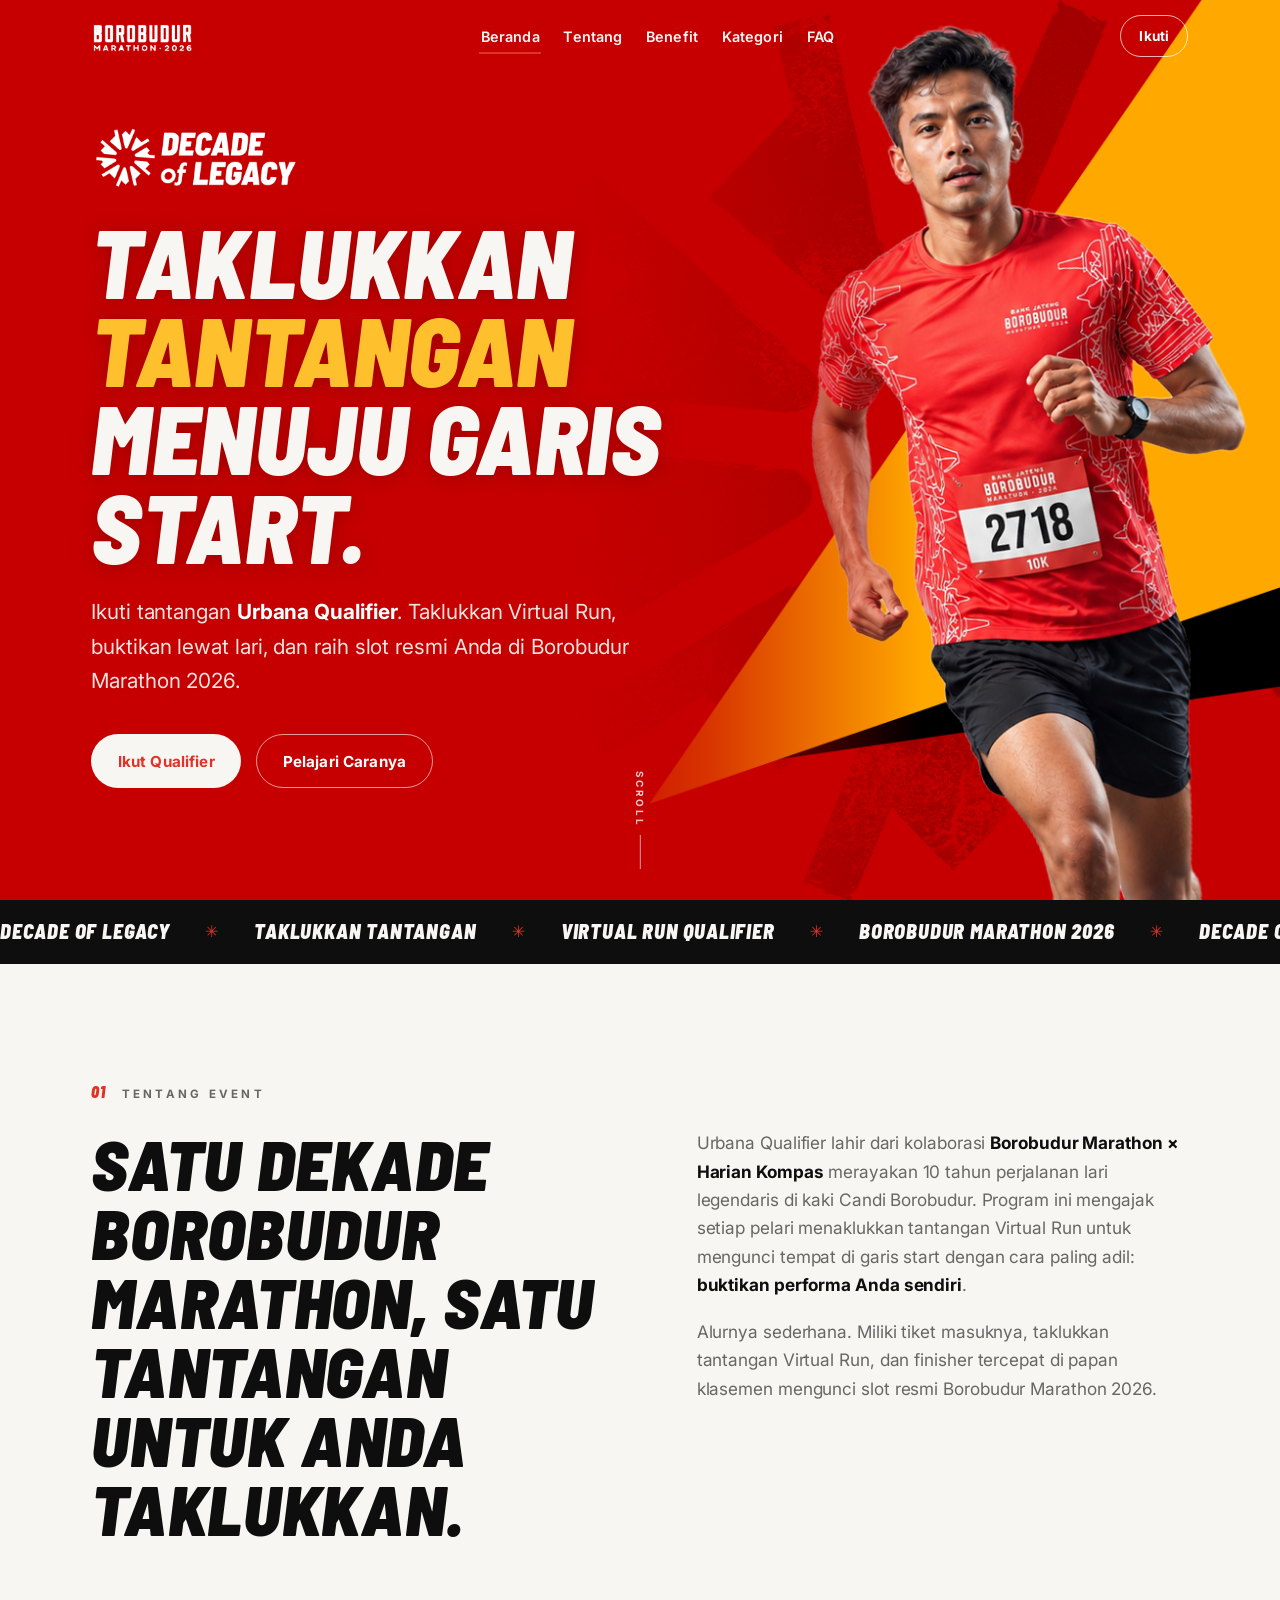
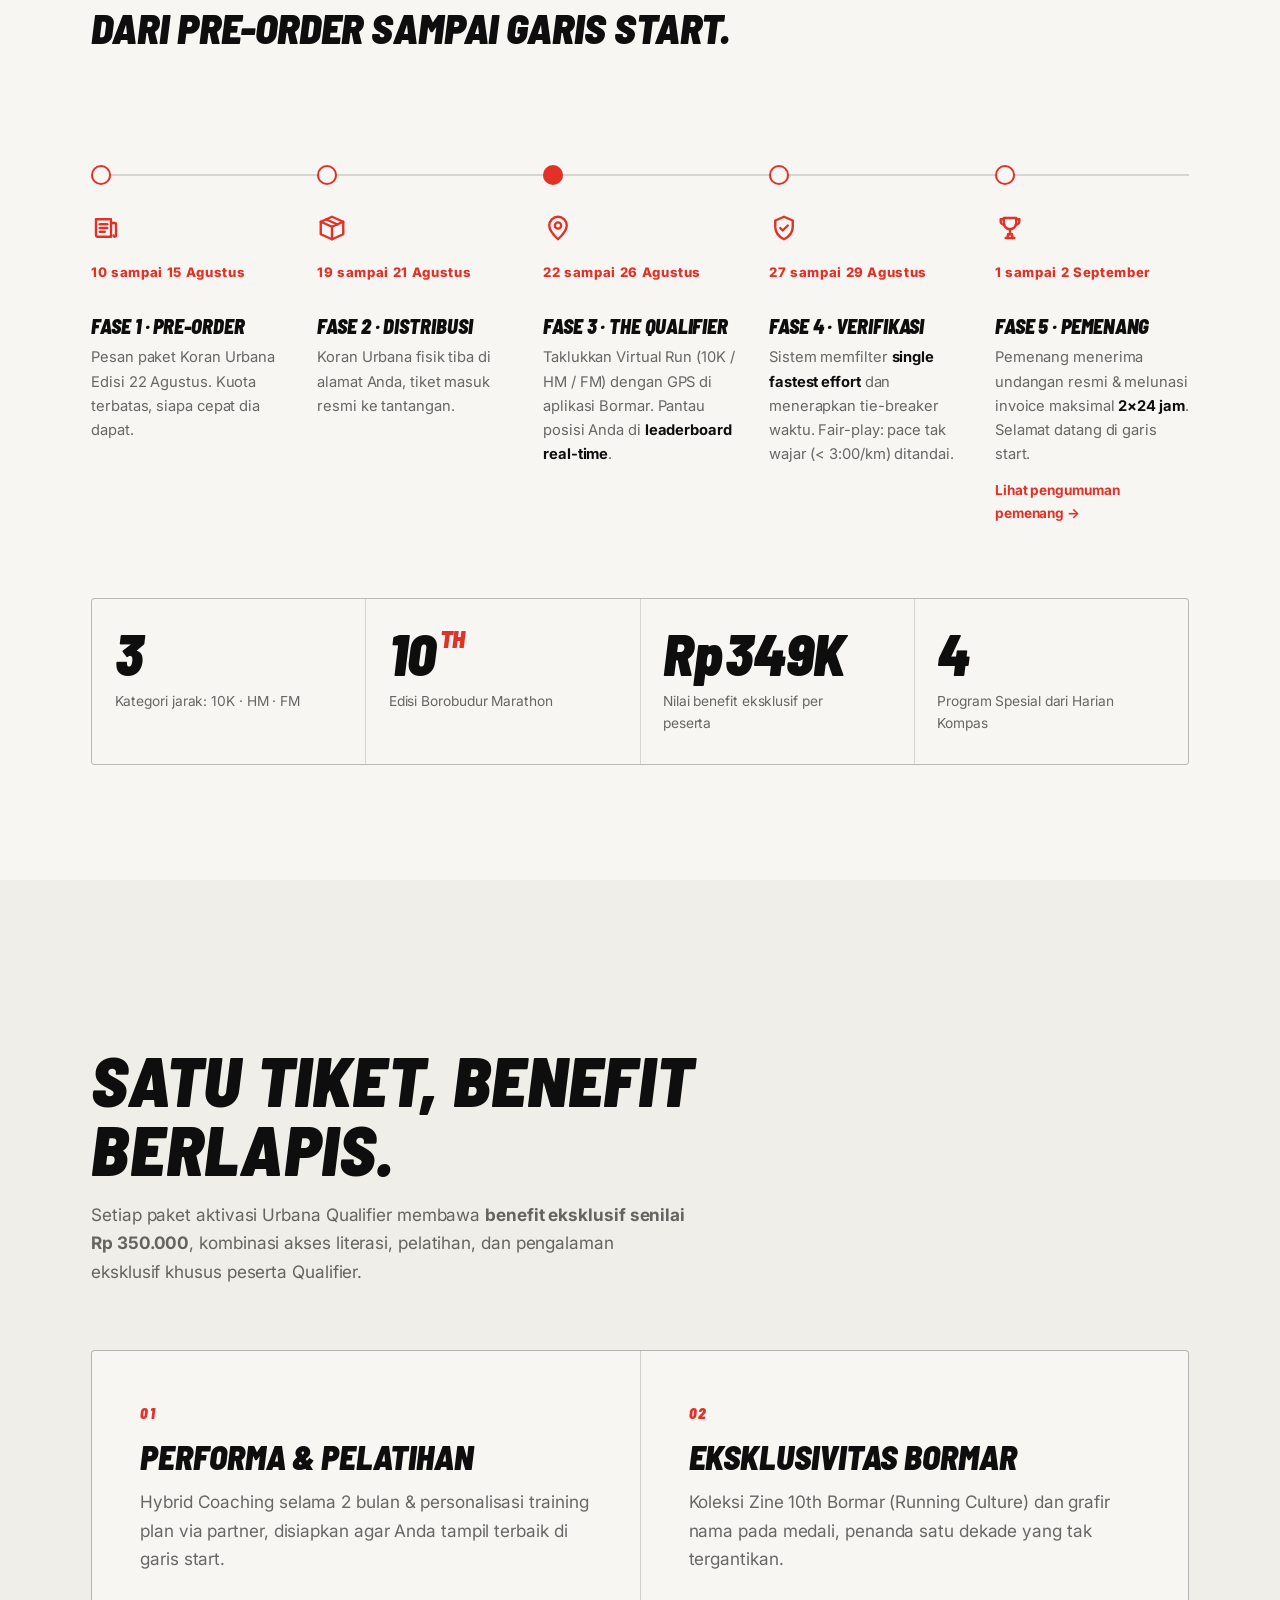
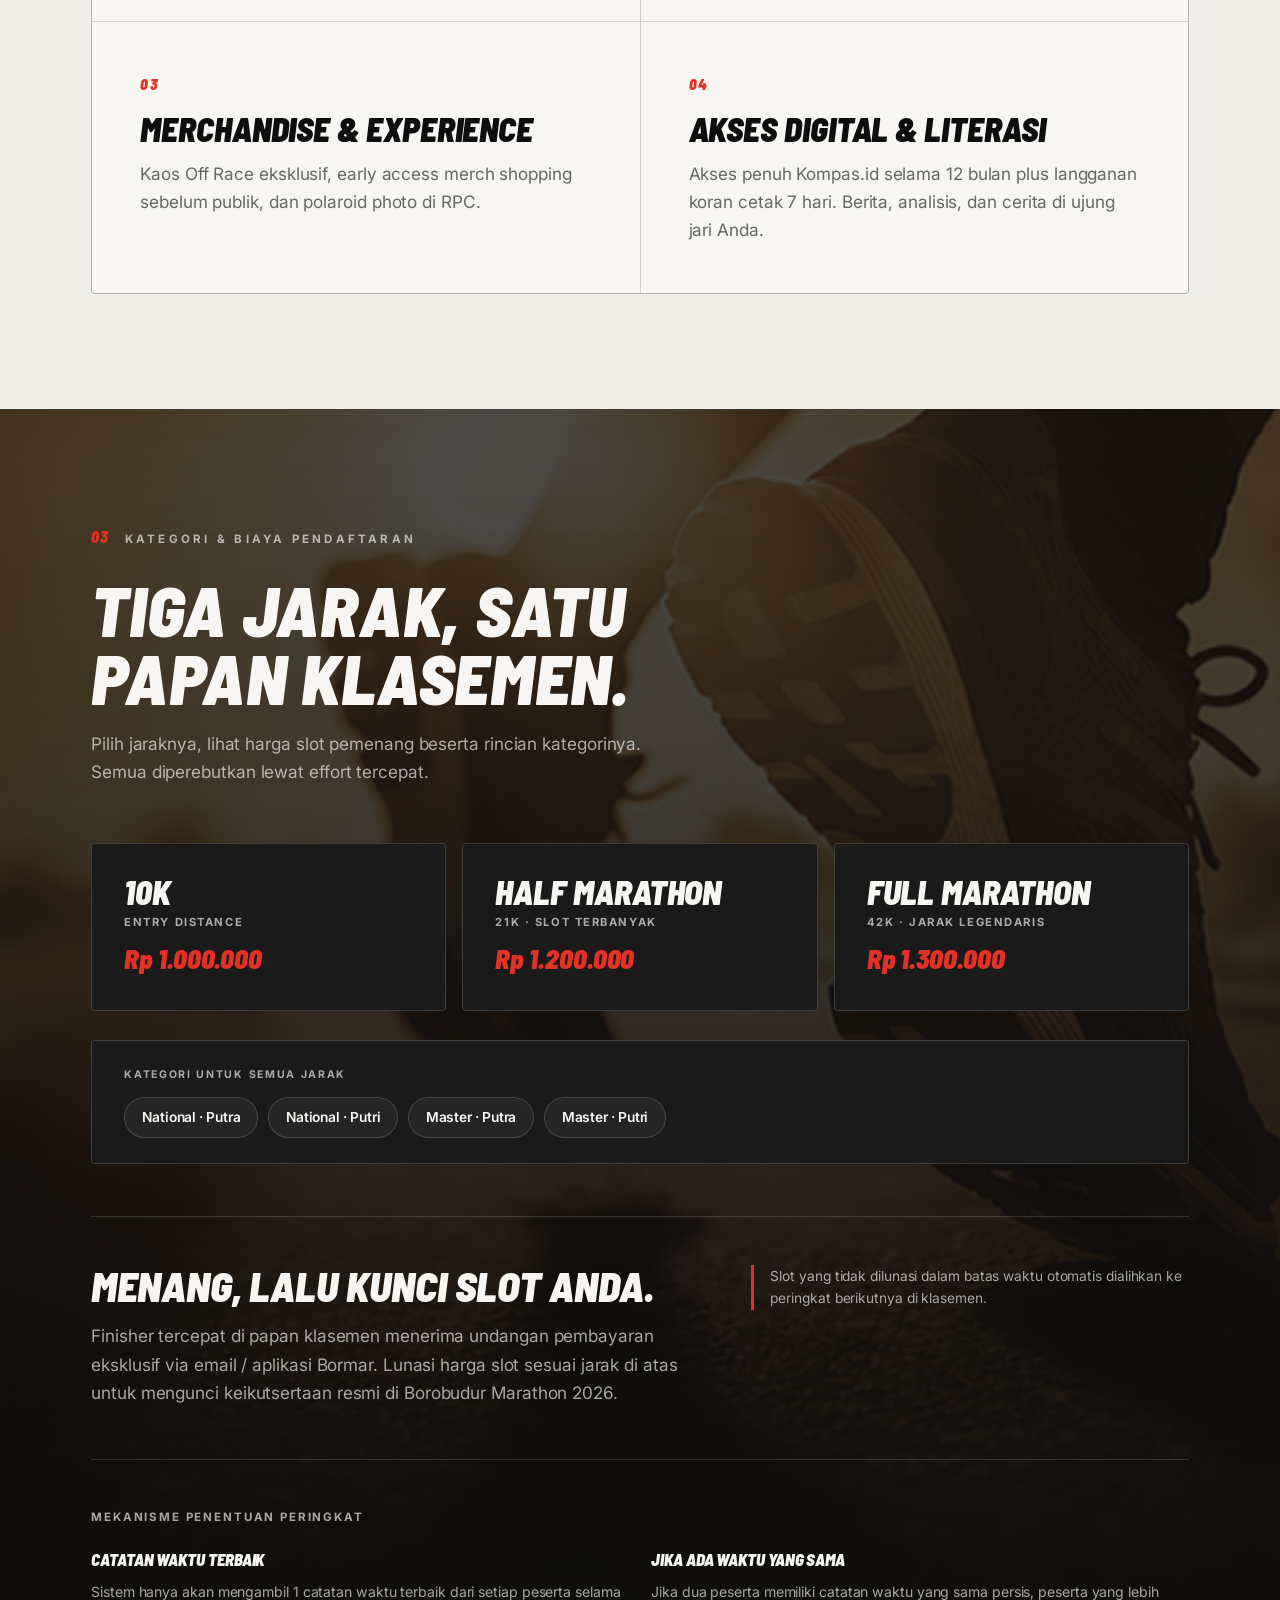
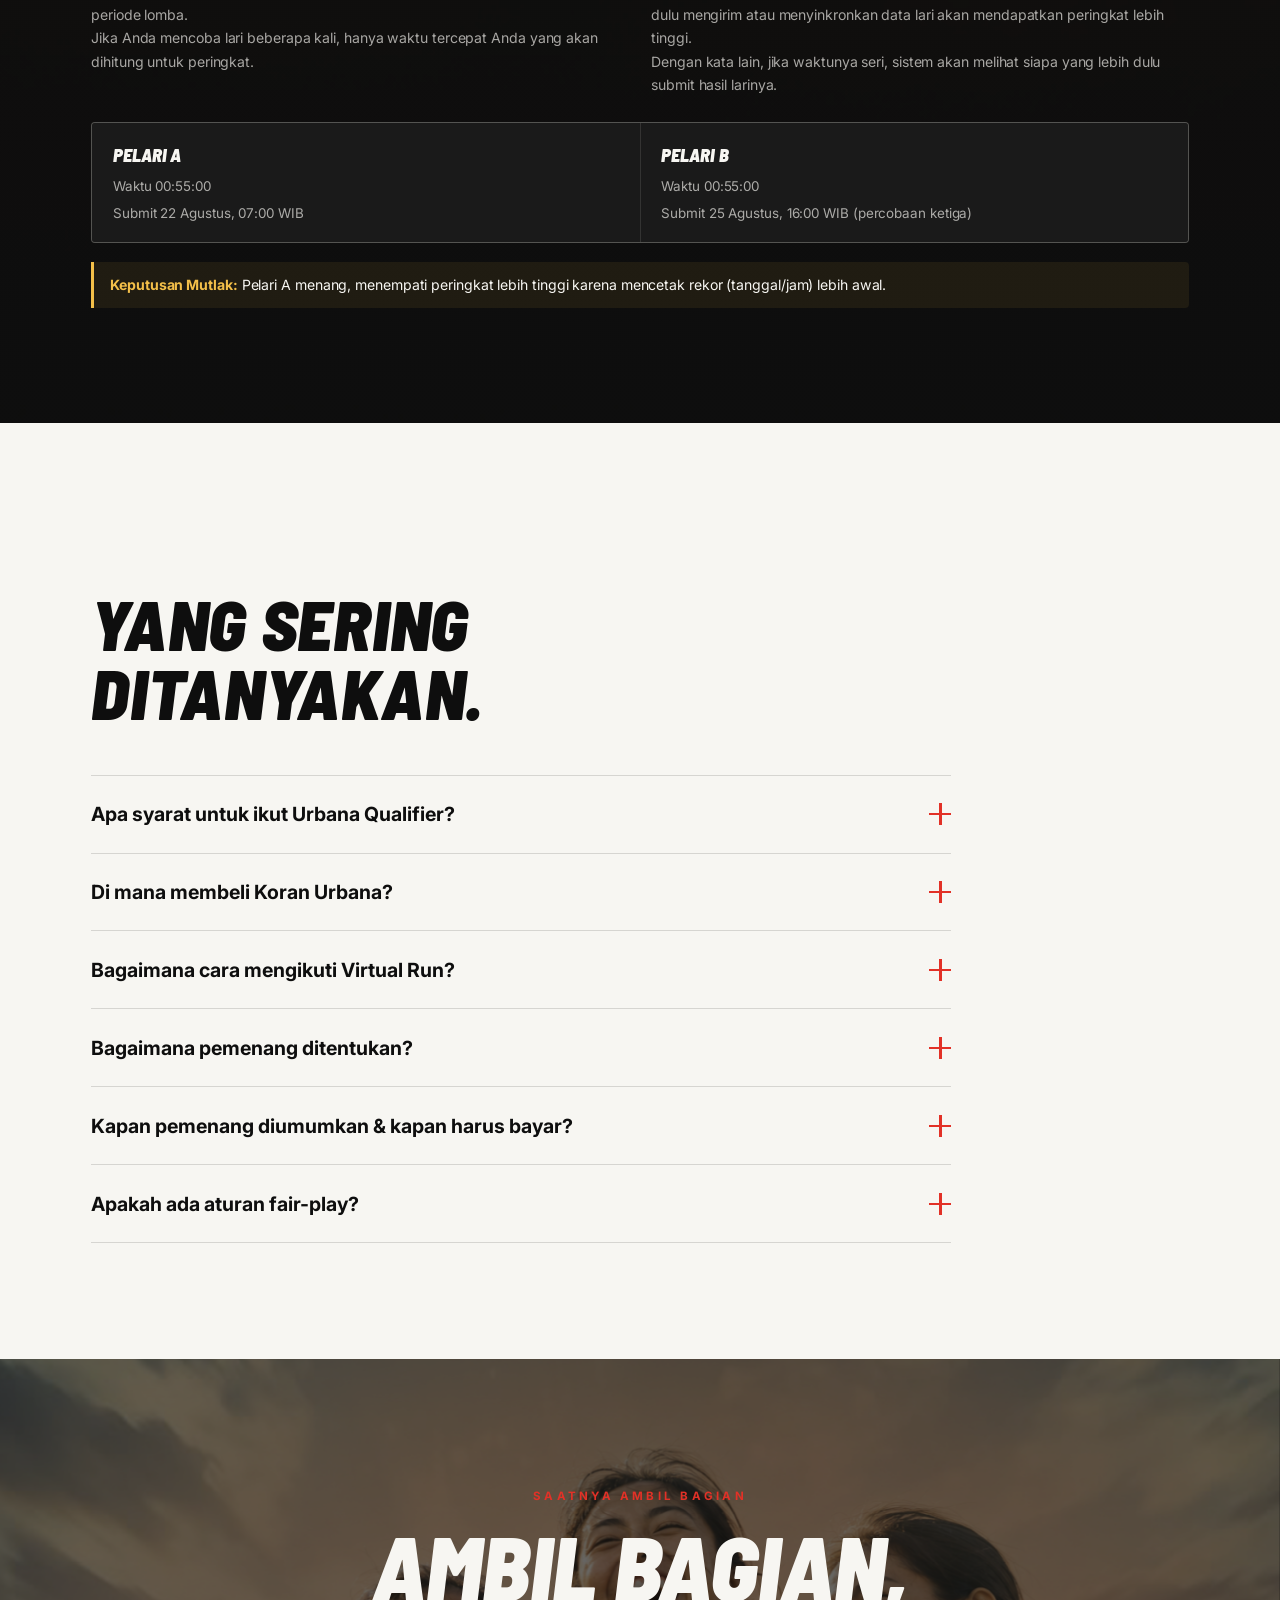
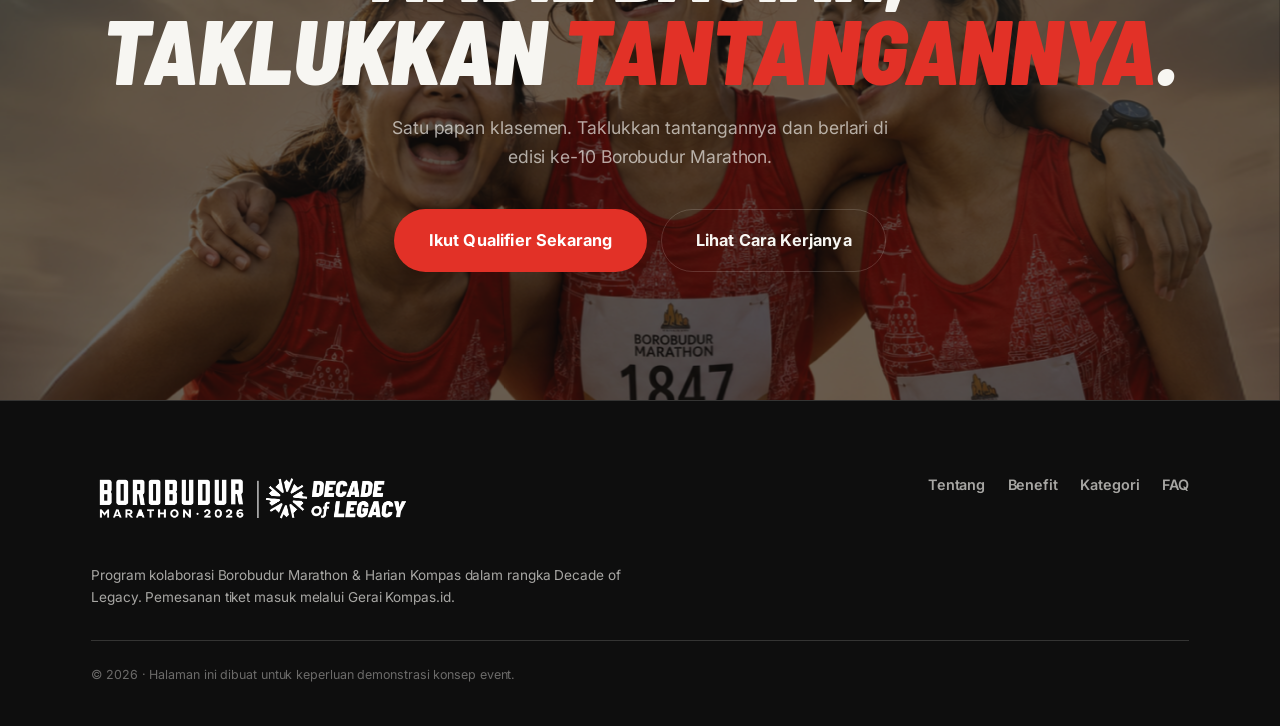
<file: marathon/index.html>
<!doctype html>
<html lang="id">
<head>
  <meta charset="utf-8" />
  <meta name="viewport" content="width=device-width, initial-scale=1" />
  <title>Urbana Qualifier · Borobudur Marathon 2026 · Decade of Legacy</title>
  <meta name="description" content="Ikuti tantangan Virtual Run Urbana Qualifier dan raih slot lari di Borobudur Marathon 2026. Kolaborasi Borobudur Marathon × Kompas.id." />
  <meta name="theme-color" content="#0E0E0E" />
  <link rel="icon" href="assets/favicon.svg" type="image/svg+xml" />

  <!-- Open Graph -->
  <meta property="og:title" content="Urbana Qualifier · Borobudur Marathon 2026" />
  <meta property="og:description" content="Kesempatan menuju garis start lewat Virtual Run Qualifier." />
  <meta property="og:type" content="website" />

  <link rel="preconnect" href="https://fonts.googleapis.com" />
  <link rel="preconnect" href="https://fonts.gstatic.com" crossorigin />
  <link href="https://fonts.googleapis.com/css2?family=Inter:wght@400;500;600;700;800;900&display=swap" rel="stylesheet" />

  <link rel="stylesheet" href="css/styles.css" />
</head>
<body>
  <a class="skip-link" href="#beranda">Lewati ke konten</a>

  <!-- ================= HEADER ================= -->
  <header class="site-header" id="siteHeader" data-state="top">
    <div class="container header__inner">
      <a class="brand" href="#beranda" aria-label="Borobudur Marathon 2026 · beranda">
        <img class="brand__logo" src="assets/logo-borobudur.png" alt="Borobudur Marathon 2026" width="1200" height="442" />
      </a>

      <nav class="nav" id="primaryNav" aria-label="Navigasi utama">
        <ul class="nav__list">
          <li><a class="nav__link" href="#beranda">Beranda</a></li>
          <li><a class="nav__link" href="#tentang">Tentang</a></li>
          <li><a class="nav__link" href="#benefit">Benefit</a></li>
          <li><a class="nav__link" href="#kategori">Kategori</a></li>
          <li><a class="nav__link" href="#faq">FAQ</a></li>
        </ul>
      </nav>

      <div class="header__actions">
        <a class="btn btn--accent btn--sm" href="#daftar">Ikuti</a>
        <button class="nav-toggle" id="navToggle" aria-label="Buka menu" aria-expanded="false" aria-controls="primaryNav">
          <span></span><span></span><span></span>
        </button>
      </div>
    </div>
  </header>

  <main id="main">

    <!-- ================= HERO ================= -->
    <section class="hero" id="beranda" aria-labelledby="hero-title">
      <div class="hero__bg" aria-hidden="true">
        <span class="hero__ghost">10<sup>TH</sup></span>
      </div>
      <div class="container hero__inner">
        <div class="hero__col">
        <img class="hero__decade reveal" src="assets/decade-white-logo.png" alt="Decade of Legacy · Borobudur Marathon 2026" width="1200" height="408" />
        <h1 class="hero__title reveal" id="hero-title">
          Taklukkan <span class="txt-accent">Tantangan</span><br />
          Menuju Garis Start.
        </h1>
        <p class="hero__lead reveal">
          Ikuti tantangan <strong>Urbana Qualifier</strong>. Taklukkan Virtual Run, buktikan lewat lari, dan raih
          slot resmi Anda di Borobudur Marathon 2026.
        </p>

        <div class="hero__cta reveal">
          <a class="btn btn--accent" href="#cara-ikut">Ikut Qualifier</a>
          <a class="btn btn--ghost" href="#tentang">Pelajari Caranya</a>
        </div>

        </div>
      </div>
      <div class="hero__scroll" aria-hidden="true"><span>Scroll</span></div>
    </section>

    <!-- ================= TICKER ================= -->
    <div class="ticker" aria-hidden="true">
      <div class="ticker__track">
        <span>Decade of Legacy</span><span class="ticker__dot">✳</span>
        <span>Taklukkan Tantangan</span><span class="ticker__dot">✳</span>
        <span>Virtual Run Qualifier</span><span class="ticker__dot">✳</span>
        <span>Borobudur Marathon 2026</span><span class="ticker__dot">✳</span>
        <span>Decade of Legacy</span><span class="ticker__dot">✳</span>
        <span>Taklukkan Tantangan</span><span class="ticker__dot">✳</span>
        <span>Virtual Run Qualifier</span><span class="ticker__dot">✳</span>
        <span>Borobudur Marathon 2026</span><span class="ticker__dot">✳</span>
      </div>
    </div>

    <!-- ================= TENTANG ================= -->
    <section class="section section--about" id="tentang" aria-labelledby="about-title">
      <div class="container">
        <div class="section-head reveal">
          <span class="section-no">01</span>
          <p class="eyebrow">Tentang Event</p>
        </div>
        <div class="about__grid">
          <div class="about__lead">
            <h2 class="h2" id="about-title">
              Satu dekade Borobudur Marathon, satu tantangan untuk Anda taklukkan.
            </h2>
          </div>
          <div class="about__body">
            <p class="reveal">
              Urbana Qualifier lahir dari kolaborasi <strong>Borobudur Marathon × Harian Kompas</strong>
              merayakan 10 tahun perjalanan lari legendaris di kaki Candi Borobudur. Program ini mengajak setiap
              pelari menaklukkan tantangan Virtual Run untuk mengunci tempat di garis start dengan cara paling adil:
              <strong>buktikan performa Anda sendiri</strong>.
            </p>
            <p class="reveal">
              Alurnya sederhana. Miliki tiket masuknya, taklukkan tantangan Virtual Run, dan finisher tercepat di
              papan klasemen mengunci slot resmi Borobudur Marathon 2026.
            </p>
          </div>
        </div>

        <div class="about__timeline" id="timeline">
          <h3 class="about__timeline-title reveal">Dari pre-order sampai garis start.</h3>
          <p class="section-sub reveal">Lima fase, satu sprint. Tandai kalender Anda.</p>

          <ol class="timeline">
            <li class="tl reveal">
              <div class="tl__marker" aria-hidden="true"><span></span></div>
              <div class="tl__body">
                <svg class="tl__icon" viewBox="0 0 24 24" fill="none" stroke="currentColor" stroke-width="1.9" stroke-linecap="round" stroke-linejoin="round" aria-hidden="true">
                  <path d="M4 5h12v14H5a1 1 0 0 1-1-1V5z"/><path d="M16 8h3a1 1 0 0 1 1 1v9a1 1 0 0 1-2 0"/><line x1="7" y1="9" x2="13" y2="9"/><line x1="7" y1="12" x2="13" y2="12"/><line x1="7" y1="15" x2="11" y2="15"/>
                </svg>
                <span class="tl__date">10 sampai 15 Agustus</span>
                <h4 class="tl__phase">Fase 1 · Pre-Order</h4>
                <p>Pesan paket Koran Urbana Edisi 22 Agustus. Kuota terbatas, siapa cepat dia dapat.</p>
              </div>
            </li>
            <li class="tl reveal">
              <div class="tl__marker" aria-hidden="true"><span></span></div>
              <div class="tl__body">
                <svg class="tl__icon" viewBox="0 0 24 24" fill="none" stroke="currentColor" stroke-width="1.9" stroke-linecap="round" stroke-linejoin="round" aria-hidden="true">
                  <path d="M3 7l9-4 9 4v10l-9 4-9-4V7z"/><path d="M3 7l9 4 9-4"/><line x1="12" y1="11" x2="12" y2="21"/><path d="M7.5 5.2l9 4"/>
                </svg>
                <span class="tl__date">19 sampai 21 Agustus</span>
                <h4 class="tl__phase">Fase 2 · Distribusi</h4>
                <p>Koran Urbana fisik tiba di alamat Anda, tiket masuk resmi ke tantangan.</p>
              </div>
            </li>
            <li class="tl reveal tl--hot">
              <div class="tl__marker" aria-hidden="true"><span></span></div>
              <div class="tl__body">
                <svg class="tl__icon" viewBox="0 0 24 24" fill="none" stroke="currentColor" stroke-width="1.9" stroke-linecap="round" stroke-linejoin="round" aria-hidden="true">
                  <path d="M12 21s-7-6.5-7-11a7 7 0 0 1 14 0c0 4.5-7 11-7 11z"/><circle cx="12" cy="10" r="2.5"/>
                </svg>
                <span class="tl__date">22 sampai 26 Agustus</span>
                <h4 class="tl__phase">Fase 3 · The Qualifier</h4>
                <p>Taklukkan Virtual Run (10K / HM / FM) dengan GPS di aplikasi Bormar. Pantau posisi Anda di <b>leaderboard real-time</b>.</p>
              </div>
            </li>
            <li class="tl reveal">
              <div class="tl__marker" aria-hidden="true"><span></span></div>
              <div class="tl__body">
                <svg class="tl__icon" viewBox="0 0 24 24" fill="none" stroke="currentColor" stroke-width="1.9" stroke-linecap="round" stroke-linejoin="round" aria-hidden="true">
                  <path d="M12 3l7 3v5c0 4.5-3 8-7 10-4-2-7-5.5-7-10V6l7-3z"/><path d="M9 12l2 2 4-4"/>
                </svg>
                <span class="tl__date">27 sampai 29 Agustus</span>
                <h4 class="tl__phase">Fase 4 · Verifikasi</h4>
                <p>Sistem memfilter <b>single fastest effort</b> dan menerapkan tie-breaker waktu. Fair-play: pace tak wajar (&lt; 3:00/km) ditandai.</p>
              </div>
            </li>
            <li class="tl reveal">
              <div class="tl__marker" aria-hidden="true"><span></span></div>
              <div class="tl__body">
                <svg class="tl__icon" viewBox="0 0 24 24" fill="none" stroke="currentColor" stroke-width="1.9" stroke-linecap="round" stroke-linejoin="round" aria-hidden="true">
                  <path d="M7 4h10v4a5 5 0 0 1-10 0V4z"/><path d="M7 5H4.5v1.5a3 3 0 0 0 3 3"/><path d="M17 5h2.5v1.5a3 3 0 0 1-3 3"/><line x1="12" y1="13" x2="12" y2="17"/><line x1="8.5" y1="20" x2="15.5" y2="20"/><path d="M10 20l.4-3h3.2l.4 3"/>
                </svg>
                <span class="tl__date">1 sampai 2 September</span>
                <h4 class="tl__phase">Fase 5 · Pemenang</h4>
                <p>Pemenang menerima undangan resmi &amp; melunasi invoice maksimal <b>2×24 jam</b>. Selamat datang di garis start.</p>
                <a class="tl__link" href="pemenang.html">Lihat pengumuman pemenang →</a>
              </div>
            </li>
          </ol>
        </div>

        <div class="stat-row reveal" aria-label="Ringkasan angka program">
          <div class="stat">
            <span class="stat__num"><span data-count="3" data-suffix="">0</span></span>
            <span class="stat__cap">Kategori jarak: 10K · HM · FM</span>
          </div>
          <div class="stat">
            <span class="stat__num"><span data-count="10" data-suffix="">0</span><span class="stat__th">TH</span></span>
            <span class="stat__cap">Edisi Borobudur Marathon</span>
          </div>
          <div class="stat">
            <span class="stat__num">Rp<span data-count="350" data-suffix="K">0</span></span>
            <span class="stat__cap">Nilai benefit eksklusif per peserta</span>
          </div>
          <div class="stat">
            <span class="stat__num"><span data-count="4" data-suffix="">0</span></span>
            <span class="stat__cap">Program Spesial dari Harian Kompas</span>
          </div>
        </div>
      </div>
    </section>

    <!-- ================= ISI PAKET ================= -->
    <section class="section section--benefit" id="benefit" aria-labelledby="benefit-title">
      <div class="container">
        <div class="section-head reveal">
          <span class="section-no">02</span>
          <p class="eyebrow">Benefit Peserta</p>
        </div>
        <div class="benefit__intro">
          <h2 class="h2 reveal" id="benefit-title">Satu tiket, benefit berlapis.</h2>
          <p class="section-sub reveal">
            Setiap paket aktivasi Urbana Qualifier membawa
            <strong>benefit eksklusif senilai Rp 350.000</strong>, kombinasi akses literasi, pelatihan, dan pengalaman eksklusif khusus peserta Qualifier.
          </p>
        </div>

        <div class="benefits">
          <article class="benefit reveal">
            <span class="benefit__no" aria-hidden="true">01</span>
            <h3 class="benefit__title">Performa &amp; Pelatihan</h3>
            <p>Hybrid Coaching selama 2 bulan &amp; personalisasi training plan via partner, disiapkan agar Anda tampil terbaik di garis start.</p>
          </article>
          <article class="benefit reveal">
            <span class="benefit__no" aria-hidden="true">02</span>
            <h3 class="benefit__title">Eksklusivitas Bormar</h3>
            <p>Koleksi Zine 10th Bormar (Running Culture) dan grafir nama pada medali, penanda satu dekade yang tak tergantikan.</p>
          </article>
          <article class="benefit reveal">
            <span class="benefit__no" aria-hidden="true">03</span>
            <h3 class="benefit__title">Merchandise &amp; Experience</h3>
            <p>Kaos Off Race eksklusif, early access merch shopping sebelum publik, dan polaroid photo di RPC.</p>
          </article>
          <article class="benefit reveal">
            <span class="benefit__no" aria-hidden="true">04</span>
            <h3 class="benefit__title">Akses Digital &amp; Literasi</h3>
            <p>Akses penuh Kompas.id selama 12 bulan plus langganan koran cetak 7 hari. Berita, analisis, dan cerita di ujung jari Anda.</p>
          </article>
        </div>
      </div>
    </section>

    <!-- ============ KATEGORI, CARA IKUT & HARGA ============ -->
    <section class="section section--cats" id="kategori" aria-labelledby="cats-title">
      <div class="container">
        <div class="section-head reveal">
          <span class="section-no">03</span>
          <p class="eyebrow eyebrow--light">Kategori &amp; Biaya Pendaftaran</p>
        </div>
        <h2 class="h2 h2--light reveal" id="cats-title">Tiga jarak, satu papan klasemen.</h2>
        <p class="section-sub section-sub--light reveal">Pilih jaraknya, lihat harga slot pemenang beserta rincian kategorinya. Semua diperebutkan lewat effort tercepat.</p>

        <div class="cats">
          <!-- 10K -->
          <article class="cat reveal">
            <div class="cat__head">
              <span class="cat__meta">
                <span class="cat__name">10K</span>
                <span class="cat__tag">Entry Distance</span>
              </span>
              <span class="cat__price"><b>Rp 1.000.000</b></span>
            </div>
          </article>

          <!-- HM -->
          <article class="cat reveal">
            <div class="cat__head">
              <span class="cat__meta">
                <span class="cat__name">Half Marathon</span>
                <span class="cat__tag">21K · Slot terbanyak</span>
              </span>
              <span class="cat__price"><b>Rp 1.200.000</b></span>
            </div>
          </article>

          <!-- FM -->
          <article class="cat reveal">
            <div class="cat__head">
              <span class="cat__meta">
                <span class="cat__name">Full Marathon</span>
                <span class="cat__tag">42K · Jarak legendaris</span>
              </span>
              <span class="cat__price"><b>Rp 1.300.000</b></span>
            </div>
          </article>
        </div>

        <div class="segtags-shared reveal">
          <p class="segtags__label">Kategori untuk semua jarak</p>
          <ul class="segtags">
            <li>National · Putra</li>
            <li>National · Putri</li>
            <li>Master · Putra</li>
            <li>Master · Putri</li>
          </ul>
        </div>

        <div class="how__after reveal" id="cara-ikut">
          <div class="how__after-text">
            <h3 class="how__after-title">Menang, lalu kunci slot Anda.</h3>
            <p class="section-sub section-sub--light">Finisher tercepat di papan klasemen menerima undangan pembayaran eksklusif via email / aplikasi Bormar. Lunasi harga slot sesuai jarak di atas untuk mengunci keikutsertaan resmi di Borobudur Marathon 2026.</p>
          </div>
          <p class="how__note">Slot yang tidak dilunasi dalam batas waktu otomatis dialihkan ke peringkat berikutnya di klasemen.</p>
        </div>

        <div class="tiebreak reveal">
          <p class="tiebreak__label">Mekanisme Penentuan Peringkat</p>
          <div class="tiebreak__metrics">
            <div class="tiebreak__metric">
              <b>Catatan Waktu Terbaik</b>
              <p>Sistem hanya akan mengambil 1 catatan waktu terbaik dari setiap peserta selama periode lomba.</p>
              <p>Jika Anda mencoba lari beberapa kali, hanya waktu tercepat Anda yang akan dihitung untuk peringkat.</p>
            </div>
            <div class="tiebreak__metric">
              <b>Jika Ada Waktu yang Sama</b>
              <p>Jika dua peserta memiliki catatan waktu yang sama persis, peserta yang lebih dulu mengirim atau menyinkronkan data lari akan mendapatkan peringkat lebih tinggi.</p>
              <p>Dengan kata lain, jika waktunya seri, sistem akan melihat siapa yang lebih dulu submit hasil larinya.</p>
            </div>
          </div>
          <div class="tiebreak__example">
            <div class="tiebreak__runner">
              <b>Pelari A</b>
              <span>Waktu 00:55:00</span>
              <span>Submit 22 Agustus, 07:00 WIB</span>
            </div>
            <div class="tiebreak__runner">
              <b>Pelari B</b>
              <span>Waktu 00:55:00</span>
              <span>Submit 25 Agustus, 16:00 WIB (percobaan ketiga)</span>
            </div>
          </div>
          <p class="tiebreak__verdict"><b>Keputusan Mutlak:</b> Pelari A menang, menempati peringkat lebih tinggi karena mencetak rekor (tanggal/jam) lebih awal.</p>
        </div>
      </div>
    </section>

    <!-- ================= FAQ ================= -->
    <section class="section section--faq" id="faq" aria-labelledby="faq-title">
      <div class="container">
        <div class="section-head reveal">
          <span class="section-no">04</span>
          <p class="eyebrow">Pertanyaan Umum</p>
        </div>
        <h2 class="h2 reveal" id="faq-title">Yang sering ditanyakan.</h2>

        <div class="faq" id="faqList">
          <div class="faq__item reveal">
            <button class="faq__q" aria-expanded="false" aria-controls="faq-1">
              <span>Apa syarat untuk ikut Urbana Qualifier?</span>
              <span class="faq__icon" aria-hidden="true"></span>
            </button>
            <div class="faq__a" id="faq-1" hidden>
              <p>Anda cukup memiliki <b>Koran Urbana</b> sebagai tiket masuk. Di dalamnya sudah termasuk paket benefit aktivasi dan akses untuk mengikuti tantangan Virtual Run melalui aplikasi Bormar.</p>
            </div>
          </div>

          <div class="faq__item reveal">
            <button class="faq__q" aria-expanded="false" aria-controls="faq-2">
              <span>Di mana membeli Koran Urbana?</span>
              <span class="faq__icon" aria-hidden="true"></span>
            </button>
            <div class="faq__a" id="faq-2" hidden>
              <p>Pemesanan dilakukan pada masa Pre-Order (10 sampai 15 Agustus) melalui <b>Gerai Kompas.id</b>. Koran fisik didistribusikan ke alamat Anda pada 19 sampai 21 Agustus.</p>
            </div>
          </div>

          <div class="faq__item reveal">
            <button class="faq__q" aria-expanded="false" aria-controls="faq-3">
              <span>Bagaimana cara mengikuti Virtual Run?</span>
              <span class="faq__icon" aria-hidden="true"></span>
            </button>
            <div class="faq__a" id="faq-3" hidden>
              <p>Selama 22 sampai 26 Agustus, lari sesuai jarak pilihan Anda (10K / HM / FM) sambil merekam rute dengan <b>GPS di aplikasi Bormar</b>. Posisi Anda tampil di leaderboard secara real-time.</p>
            </div>
          </div>

          <div class="faq__item reveal">
            <button class="faq__q" aria-expanded="false" aria-controls="faq-4">
              <span>Bagaimana pemenang ditentukan?</span>
              <span class="faq__icon" aria-hidden="true"></span>
            </button>
            <div class="faq__a" id="faq-4" hidden>
              <p>Slot diberikan kepada <b>finisher tercepat</b> di setiap segmen. Verifikasi memakai catatan single fastest effort, dengan tie-breaker berbasis timestamp bila waktu identik.</p>
            </div>
          </div>

          <div class="faq__item reveal">
            <button class="faq__q" aria-expanded="false" aria-controls="faq-5">
              <span>Kapan pemenang diumumkan &amp; kapan harus bayar?</span>
              <span class="faq__icon" aria-hidden="true"></span>
            </button>
            <div class="faq__a" id="faq-5" hidden>
              <p>Klasemen akhir difinalisasi 27 sampai 29 Agustus. Pemenang menerima undangan resmi pada 1 sampai 2 September dan wajib melunasi invoice maksimal <b>2×24 jam</b>. Slot yang hangus dialihkan ke peringkat berikutnya.</p>
            </div>
          </div>

          <div class="faq__item reveal">
            <button class="faq__q" aria-expanded="false" aria-controls="faq-6">
              <span>Apakah ada aturan fair-play?</span>
              <span class="faq__icon" aria-hidden="true"></span>
            </button>
            <div class="faq__a" id="faq-6" hidden>
              <p>Ya. Untuk menjaga keadilan, catatan dengan pace tidak wajar (lebih cepat dari <b>3:00/km</b>) akan ditandai dan diverifikasi ulang oleh sistem sebelum masuk klasemen final.</p>
            </div>
          </div>
        </div>
      </div>
    </section>

    <!-- ================= CTA + FOOTER ================= -->
    <section class="cta" id="daftar" aria-labelledby="cta-title">
      <div class="container cta__inner">
        <p class="eyebrow eyebrow--accent reveal">Saatnya ambil bagian</p>
        <h2 class="cta__title reveal" id="cta-title">Ambil bagian,<br />taklukkan <span class="txt-accent">tantangannya</span>.</h2>
        <p class="cta__lead reveal">Satu papan klasemen. Taklukkan tantangannya dan berlari di edisi ke-10 Borobudur Marathon.</p>
        <div class="cta__actions reveal">
          <a class="btn btn--accent btn--lg" href="#cara-ikut">Ikut Qualifier Sekarang</a>
          <a class="btn btn--ghost btn--lg btn--ghost-dark" href="#tentang">Lihat Cara Kerjanya</a>
        </div>
      </div>
    </section>

    <footer class="footer">
      <div class="container footer__inner">
        <div class="footer__brand">
          <img class="brand__logo" src="assets/logo-gabung-legacy.png" alt="Borobudur Marathon 2026 · Decade of Legacy × Kompas.id" width="1200" height="191" />
        </div>
        <nav class="footer__nav" aria-label="Navigasi footer">
          <a href="#tentang">Tentang</a>
          <a href="#benefit">Benefit</a>
          <a href="#kategori">Kategori</a>
          <a href="#faq">FAQ</a>
        </nav>
        <p class="footer__note">
          Program kolaborasi Borobudur Marathon &amp; Harian Kompas dalam rangka Decade of Legacy.
          Pemesanan tiket masuk melalui Gerai Kompas.id.
        </p>
        <p class="footer__legal">© 2026 · Halaman ini dibuat untuk keperluan demonstrasi konsep event.</p>
      </div>
    </footer>
  </main>

  <script src="js/main.js" defer></script>
</body>
</html>
</file>
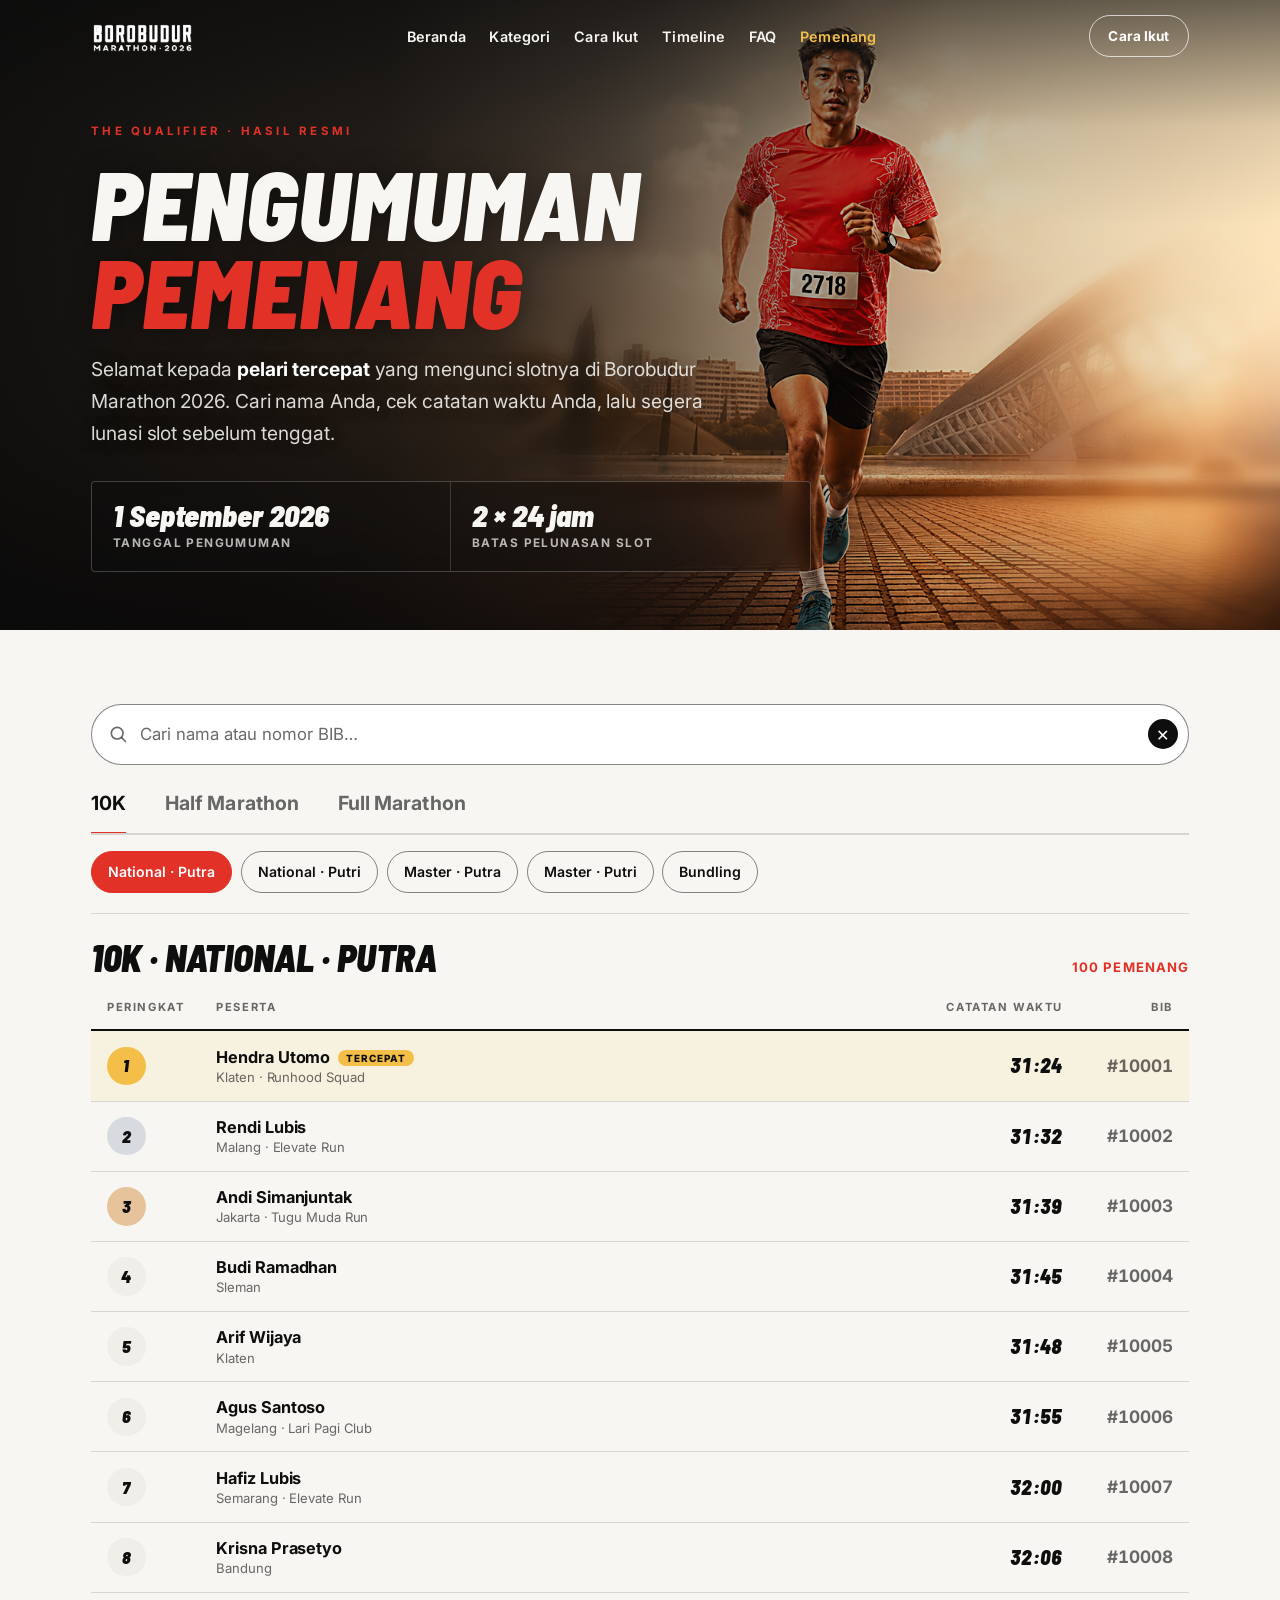
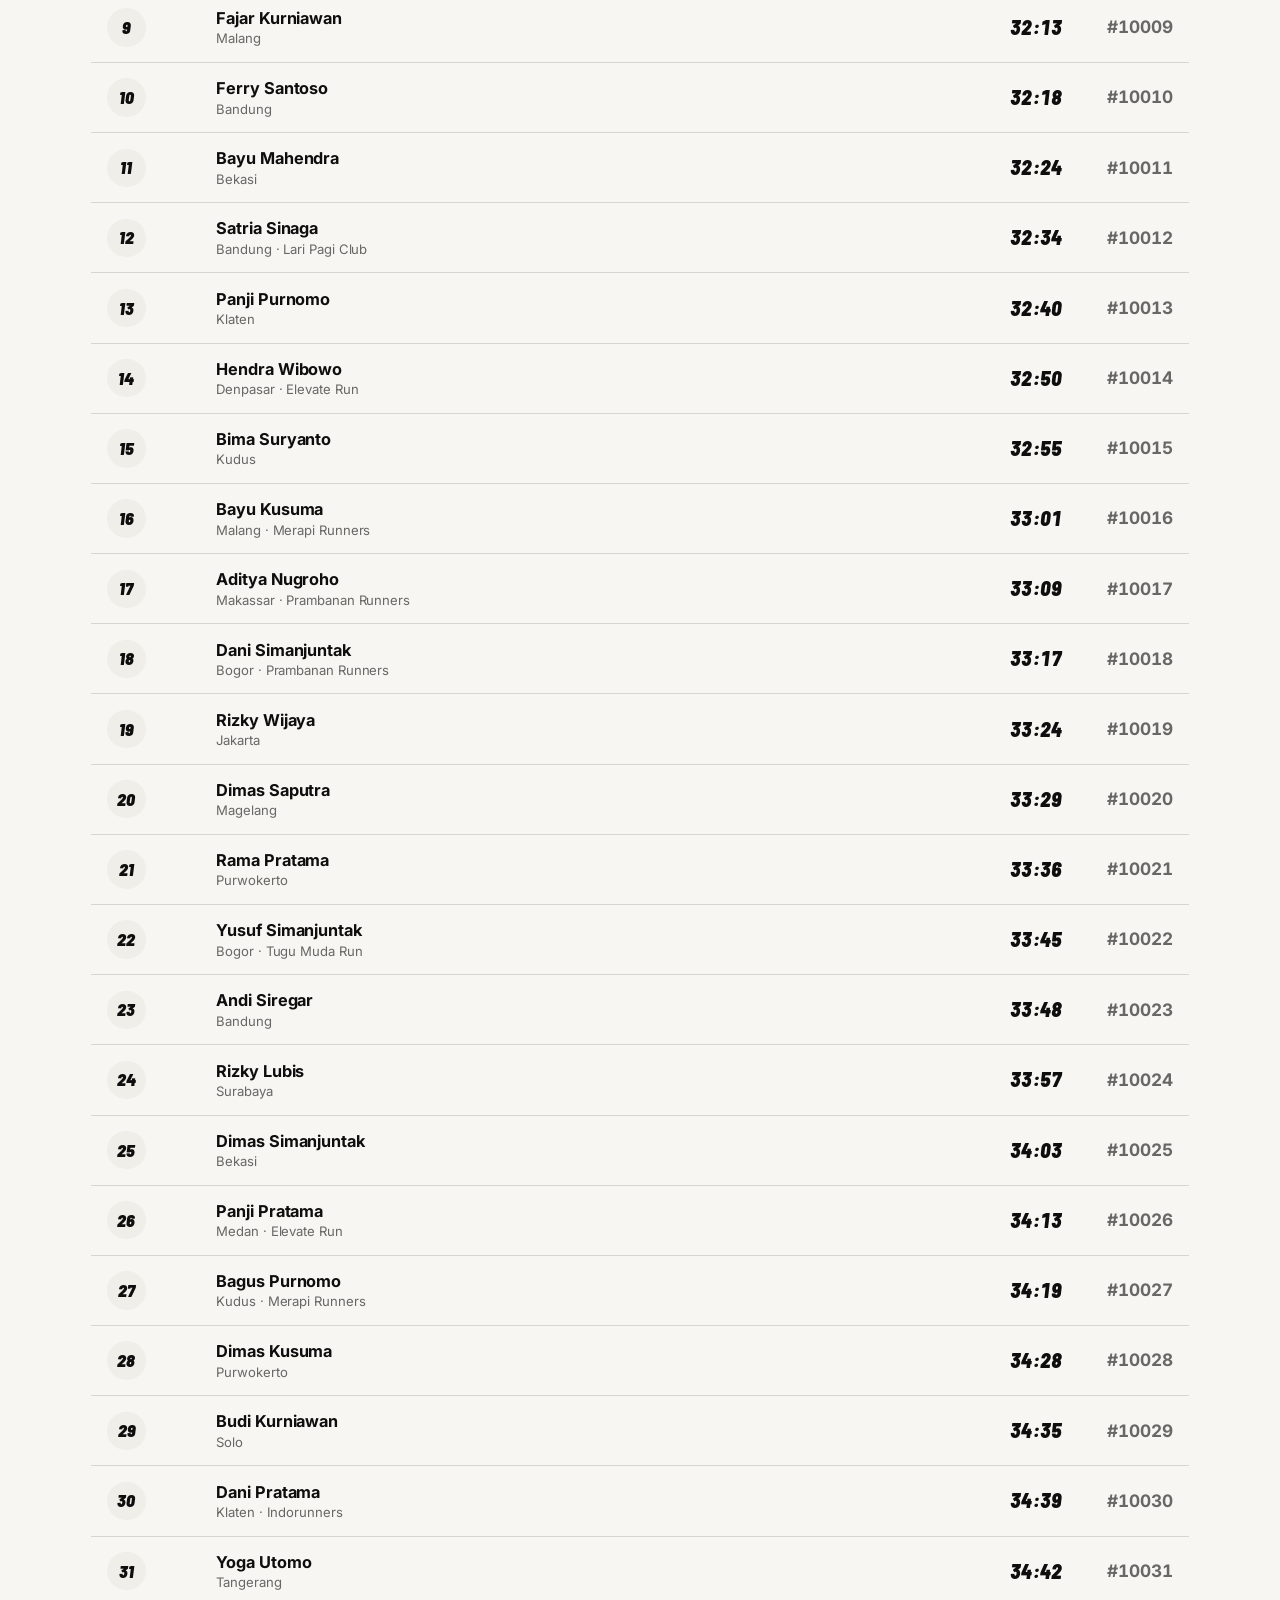
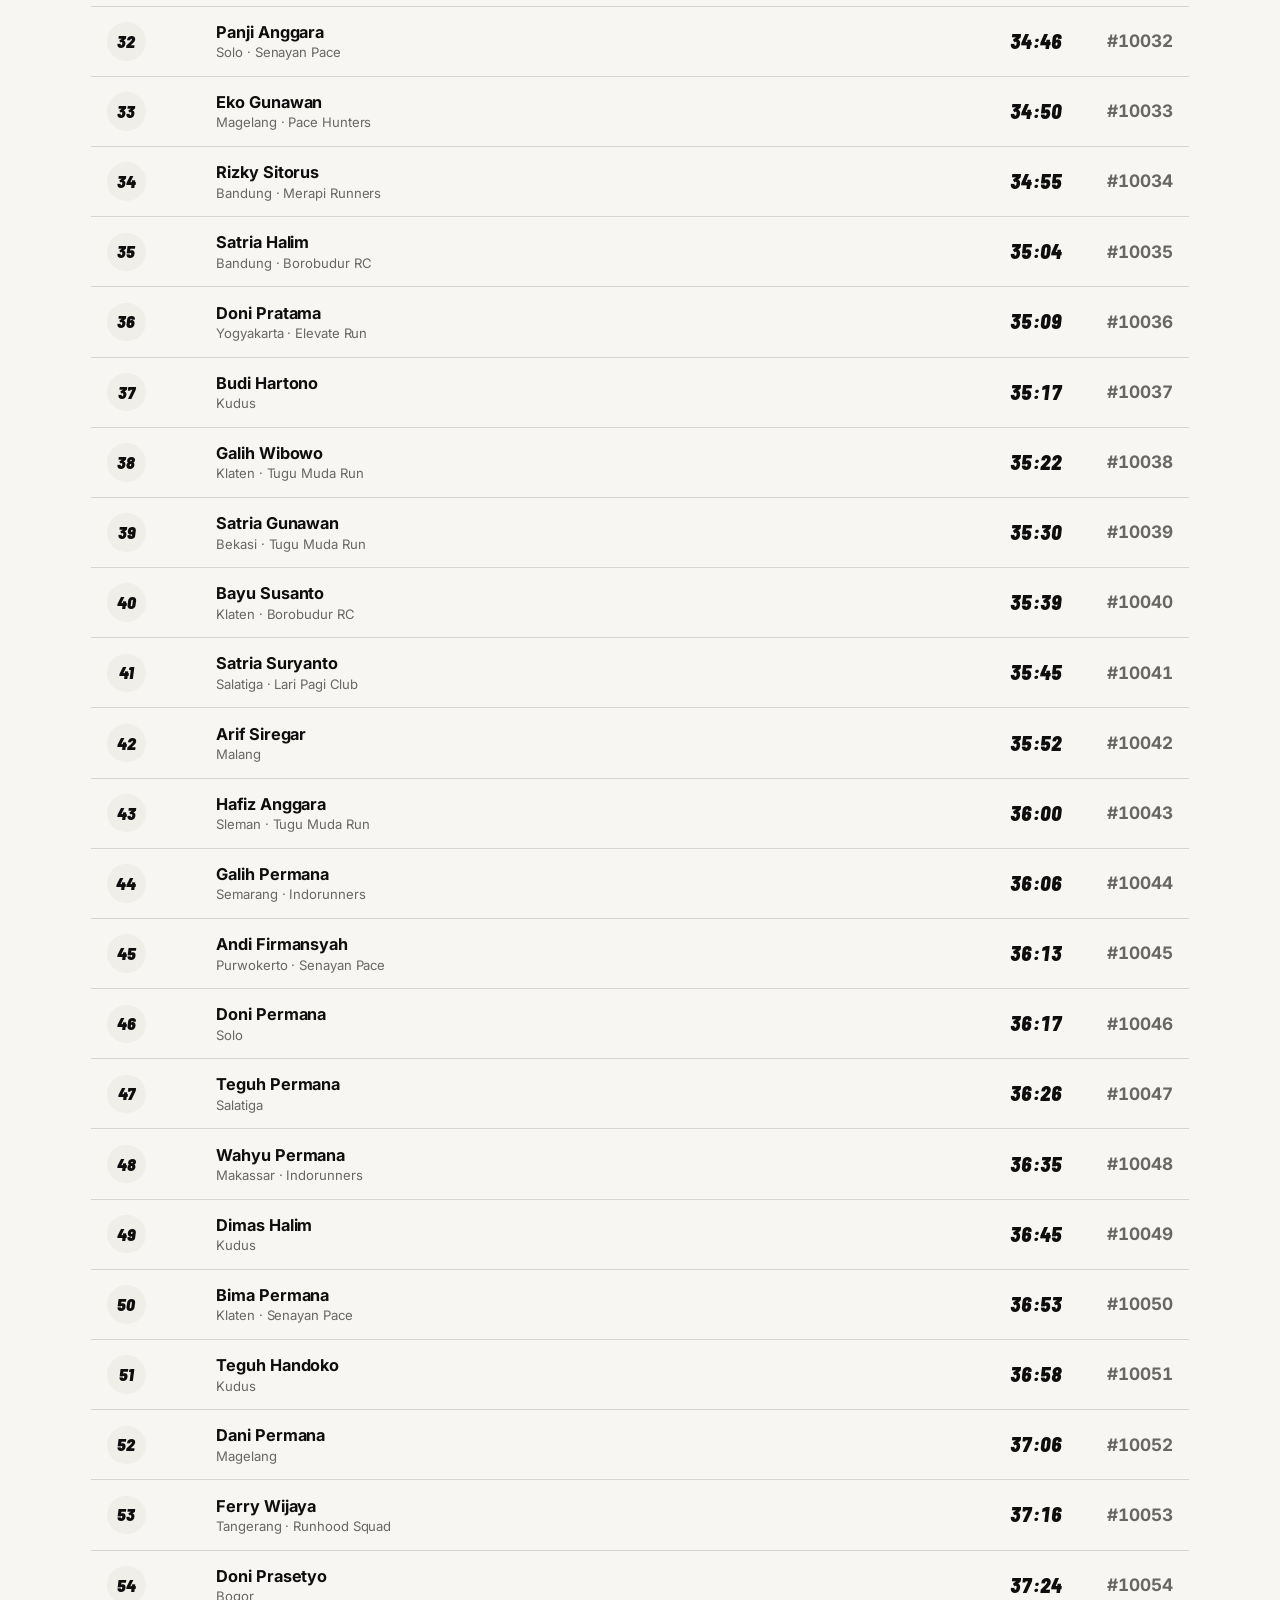
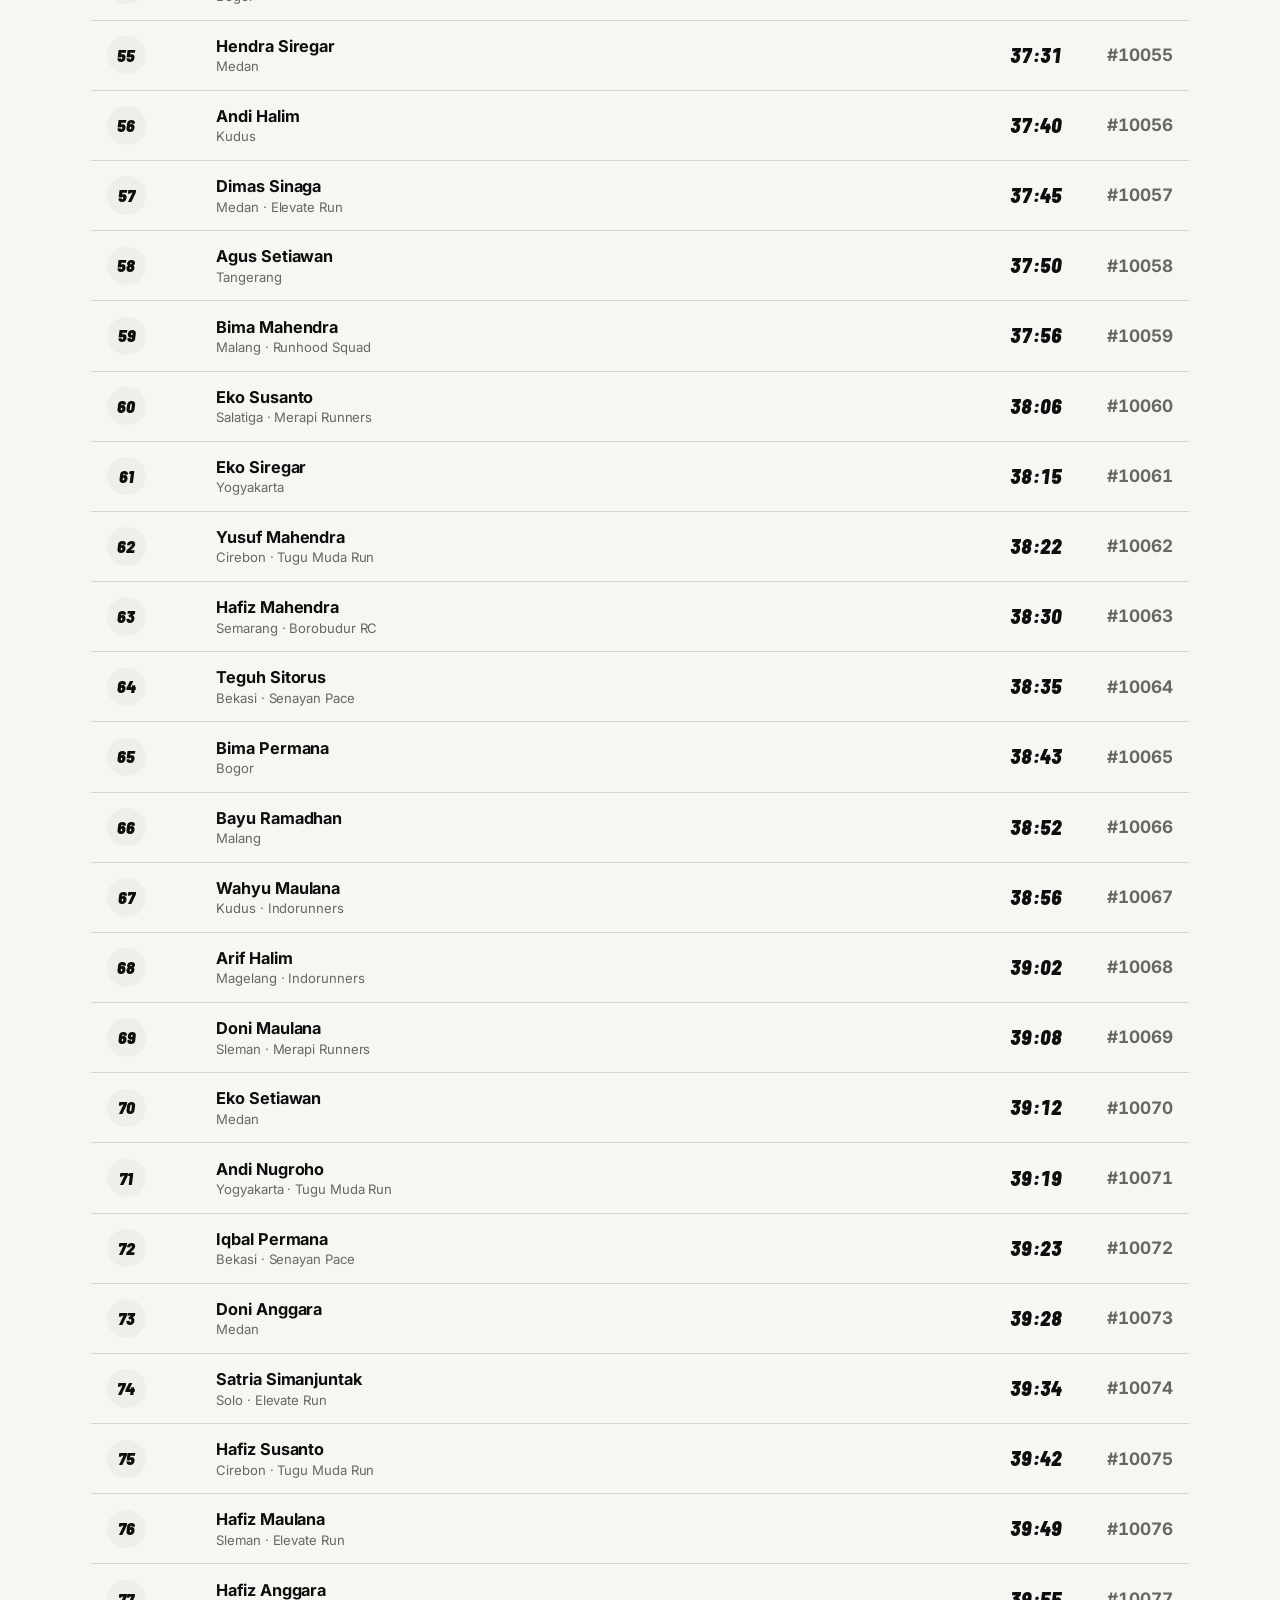
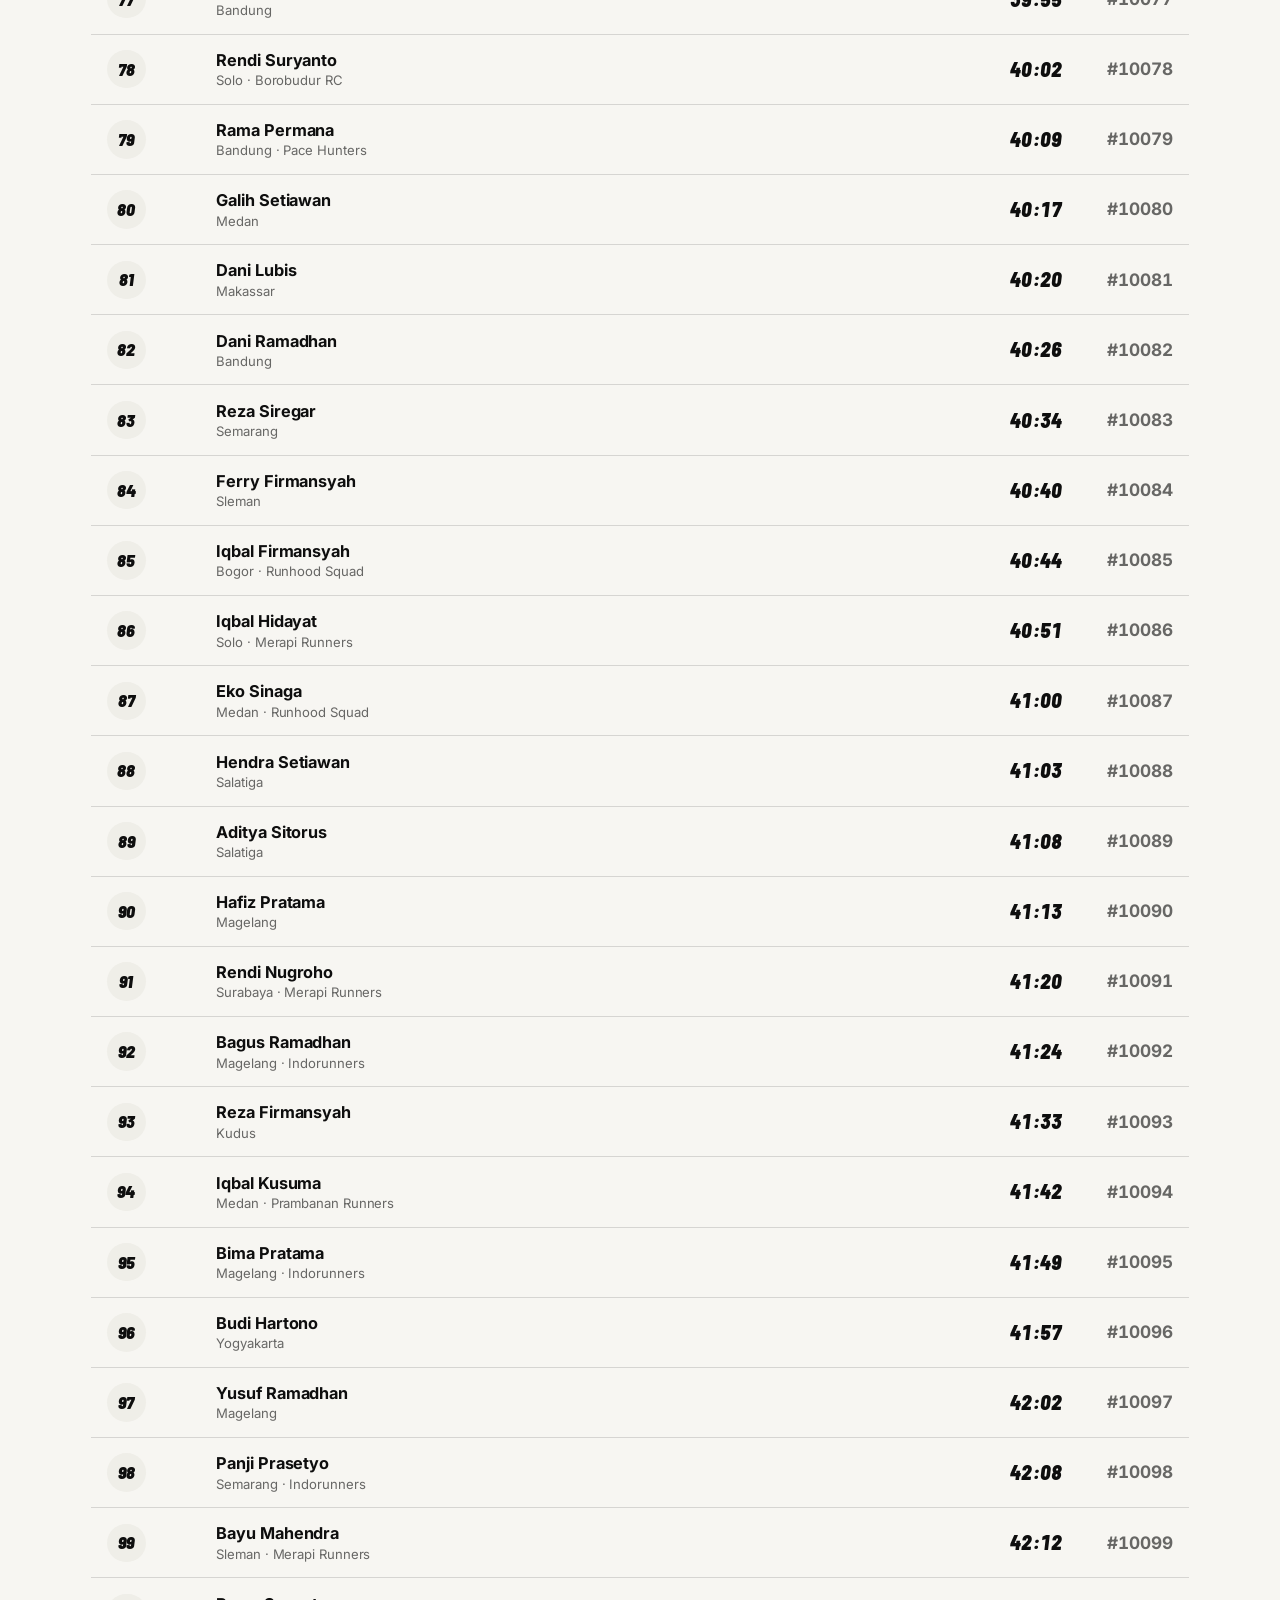
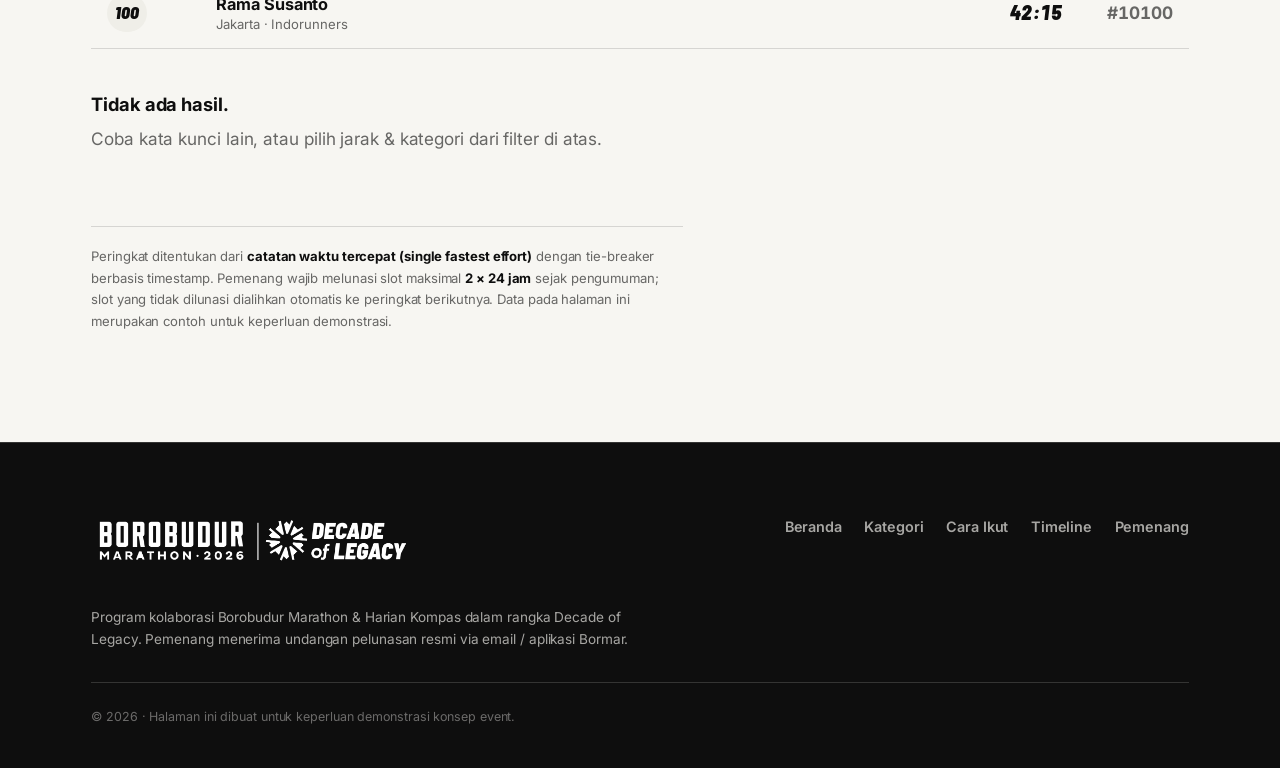
<file: marathon/pemenang.html>
<!doctype html>
<html lang="id">
<head>
  <meta charset="utf-8" />
  <meta name="viewport" content="width=device-width, initial-scale=1" />
  <title>Pengumuman Pemenang · Urbana Qualifier · Borobudur Marathon 2026</title>
  <meta name="description" content="Hasil resmi The Qualifier: daftar pelari tercepat yang mengunci slot Borobudur Marathon 2026. Cari nama Anda berdasarkan jarak (10K / Half / Full Marathon) dan kategori." />
  <meta name="theme-color" content="#0E0E0E" />
  <link rel="icon" href="assets/favicon.svg" type="image/svg+xml" />

  <link rel="preconnect" href="https://fonts.googleapis.com" />
  <link rel="preconnect" href="https://fonts.gstatic.com" crossorigin />
  <link href="https://fonts.googleapis.com/css2?family=Inter:wght@400;500;600;700;800;900&display=swap" rel="stylesheet" />

  <link rel="stylesheet" href="css/styles.css" />
  <link rel="stylesheet" href="css/pemenang.css" />
</head>
<body>
  <a class="skip-link" href="#hasil">Lewati ke hasil</a>

  <!-- ================= HEADER ================= -->
  <header class="site-header" id="siteHeader" data-state="top">
    <div class="container header__inner">
      <a class="brand" href="index.html" aria-label="Borobudur Marathon 2026 · beranda">
        <img class="brand__logo" src="assets/logo-borobudur.png" alt="Borobudur Marathon 2026" width="1200" height="442" />
      </a>

      <nav class="nav" id="primaryNav" aria-label="Navigasi utama">
        <ul class="nav__list">
          <li><a class="nav__link" href="index.html">Beranda</a></li>
          <li><a class="nav__link" href="index.html#kategori">Kategori</a></li>
          <li><a class="nav__link" href="index.html#cara-ikut">Cara Ikut</a></li>
          <li><a class="nav__link" href="index.html#timeline">Timeline</a></li>
          <li><a class="nav__link" href="index.html#faq">FAQ</a></li>
          <li><a class="nav__link" href="pemenang.html" aria-current="page">Pemenang</a></li>
        </ul>
      </nav>

      <div class="header__actions">
        <a class="btn btn--accent btn--sm" href="index.html#cara-ikut">Cara Ikut</a>
        <button class="search-toggle" id="searchToggle" type="button" aria-label="Cari pemenang" aria-expanded="false" aria-controls="search">
          <svg viewBox="0 0 24 24" aria-hidden="true" fill="none" stroke="currentColor" stroke-width="2" stroke-linecap="round">
            <circle cx="11" cy="11" r="7"/><line x1="21" y1="21" x2="16.65" y2="16.65"/>
          </svg>
        </button>
        <button class="nav-toggle" id="navToggle" aria-label="Buka menu" aria-expanded="false" aria-controls="primaryNav">
          <span></span><span></span><span></span>
        </button>
      </div>
    </div>
  </header>

  <main id="main">

    <!-- ================= HERO ================= -->
    <section class="win-hero" aria-labelledby="win-title">
      <div class="container">
        <p class="eyebrow eyebrow--accent reveal">The Qualifier · Hasil Resmi</p>
        <h1 class="win-hero__title reveal" id="win-title">Pengumuman<br /><span class="txt-accent">Pemenang</span></h1>
        <p class="win-hero__lead reveal">
          Selamat kepada <strong>pelari tercepat</strong> yang mengunci slotnya di Borobudur Marathon 2026.
          Cari nama Anda, cek catatan waktu Anda, lalu segera lunasi slot sebelum tenggat.
        </p>
        <ul class="win-meta reveal" aria-label="Ringkasan pengumuman">
          <li><b>1 September 2026</b><span>Tanggal pengumuman</span></li>
          <li><b>2 × 24 jam</b><span>Batas pelunasan slot</span></li>
        </ul>
      </div>
    </section>

    <!-- ================= FINDER ================= -->
    <section class="finder" id="hasil" aria-labelledby="finder-title">
      <div class="container">
        <h2 class="vh" id="finder-title">Cari pemenang</h2>

        <div class="finder__bar">
          <!-- Search -->
          <div class="search">
            <svg class="search__icon" viewBox="0 0 24 24" aria-hidden="true" fill="none" stroke="currentColor" stroke-width="2" stroke-linecap="round">
              <circle cx="11" cy="11" r="7"/><line x1="21" y1="21" x2="16.65" y2="16.65"/>
            </svg>
            <input id="search" type="search" class="search__input" placeholder="Cari nama atau nomor BIB…"
                   aria-label="Cari pemenang berdasarkan nama atau nomor BIB" autocomplete="off" />
            <button id="searchClear" class="search__clear" type="button" aria-label="Hapus pencarian" hidden>&times;</button>
          </div>

          <!-- Distance tabs -->
          <div class="tabs" id="distTabs" role="tablist" aria-label="Pilih jarak">
            <button class="tab is-active" data-dist="10k" role="tab" aria-selected="true" aria-controls="resultsPanel" tabindex="0">10K</button>
            <button class="tab" data-dist="hm" role="tab" aria-selected="false" aria-controls="resultsPanel" tabindex="-1">Half Marathon</button>
            <button class="tab" data-dist="fm" role="tab" aria-selected="false" aria-controls="resultsPanel" tabindex="-1">Full Marathon</button>
          </div>

          <!-- Category chips -->
          <div class="chips" id="catChips" role="group" aria-label="Pilih kategori"></div>
        </div>

        <div class="results" id="resultsPanel" role="tabpanel" aria-label="Daftar pemenang">
          <div class="results__head">
            <h3 class="results__title" id="resultTitle">Hasil</h3>
            <p class="results__count" id="resultCount" aria-live="polite"></p>
          </div>
          <p class="results__hint" id="searchHint" hidden>
            Menampilkan hasil pencarian di semua jarak &amp; kategori. Hapus pencarian untuk kembali memfilter.
          </p>

          <div class="table-wrap">
            <table class="wtable">
              <caption class="vh">Daftar pemenang beserta peringkat, catatan waktu, dan nomor BIB</caption>
              <thead>
                <tr>
                  <th scope="col" class="col-rank">Peringkat</th>
                  <th scope="col">Peserta</th>
                  <th scope="col" class="col-time">Catatan Waktu</th>
                  <th scope="col" class="col-bib">BIB</th>
                </tr>
              </thead>
              <tbody id="rows"></tbody>
            </table>
          </div>

          <div class="empty" id="empty" hidden>
            <strong>Tidak ada hasil.</strong>
            <span>Coba kata kunci lain, atau pilih jarak &amp; kategori dari filter di atas.</span>
          </div>
        </div>

        <p class="finder__note reveal">
          Peringkat ditentukan dari <b>catatan waktu tercepat (single fastest effort)</b> dengan tie-breaker berbasis
          timestamp. Pemenang wajib melunasi slot maksimal <b>2 × 24 jam</b> sejak pengumuman; slot yang tidak dilunasi
          dialihkan otomatis ke peringkat berikutnya. Data pada halaman ini merupakan contoh untuk keperluan demonstrasi.
        </p>
      </div>
    </section>
  </main>

  <!-- ================= FOOTER ================= -->
  <footer class="footer">
    <div class="container footer__inner">
      <div class="footer__brand">
        <img class="brand__logo" src="assets/logo-gabung-legacy.png" alt="Borobudur Marathon 2026 · Decade of Legacy × Kompas.id" width="1200" height="191" />
      </div>
      <nav class="footer__nav" aria-label="Navigasi footer">
        <a href="index.html">Beranda</a>
        <a href="index.html#kategori">Kategori</a>
        <a href="index.html#cara-ikut">Cara Ikut</a>
        <a href="index.html#timeline">Timeline</a>
        <a href="pemenang.html">Pemenang</a>
      </nav>
      <p class="footer__note">
        Program kolaborasi Borobudur Marathon &amp; Harian Kompas dalam rangka Decade of Legacy.
        Pemenang menerima undangan pelunasan resmi via email / aplikasi Bormar.
      </p>
      <p class="footer__legal">© 2026 · Halaman ini dibuat untuk keperluan demonstrasi konsep event.</p>
    </div>
  </footer>

  <script src="js/pemenang.js" defer></script>
</body>
</html>
</file>
<file: marathon/css/styles.css>
/* =========================================================
   URBANA QUALIFIER — Borobudur Marathon 2026
   Bold-minimalist design system
   ========================================================= */

/* Display headline font (replaces Anton) */
@font-face {
  font-family: "Barlow SC Display";
  src: url("../assets/BarlowSemiCondensed-BlackItalic.ttf") format("truetype");
  font-weight: normal;
  font-style: normal;
  font-display: swap;
}

:root {
  /* palette */
  --paper: #f7f6f2;
  --paper-2: #efeee8;
  --ink: #0e0e0e;
  --ink-2: #1a1a1a;
  --accent: #e23127;
  --accent-press: #c4271e;
  --gold: #f3bf49;
  --line: rgba(14, 14, 14, 0.14);
  --line-strong: rgba(14, 14, 14, 0.5);
  --muted: rgba(14, 14, 14, 0.62);
  --muted-on-dark: rgba(247, 246, 242, 0.66);
  --line-on-dark: rgba(247, 246, 242, 0.16);

  /* type */
  --font-display: "Barlow SC Display", "Arial Narrow", "Haettenschweiler", sans-serif;
  --font-body: "Inter", system-ui, -apple-system, "Segoe UI", Roboto, sans-serif;

  /* layout */
  --container: 1200px;
  --gutter: clamp(1.25rem, 4vw, 4rem);
  --header-h: 74px;
  --radius: 4px;

  --ease: cubic-bezier(0.22, 1, 0.36, 1);
}

/* ---------- reset / base ---------- */
*, *::before, *::after { box-sizing: border-box; }
html {
  scroll-behavior: smooth;
  -webkit-text-size-adjust: 100%;
}
body {
  margin: 0;
  background: var(--paper);
  color: var(--ink);
  font-family: var(--font-body);
  font-size: clamp(1rem, 0.96rem + 0.2vw, 1.075rem);
  line-height: 1.65;
  font-weight: 400;
  letter-spacing: -0.005em;
  -webkit-font-smoothing: antialiased;
  text-rendering: optimizeLegibility;
  overflow-x: hidden;
}
img { max-width: 100%; display: block; }
a { color: inherit; text-decoration: none; }
button { font: inherit; color: inherit; cursor: pointer; border: 0; background: none; }
ul, ol { margin: 0; padding: 0; list-style: none; }
h1, h2, h3 { margin: 0; }
sup { font-size: 0.5em; }
::selection { background: var(--accent); color: #fff; }

.container {
  width: 100%;
  max-width: var(--container);
  margin-inline: auto;
  padding-inline: var(--gutter);
}

/* skip link */
.skip-link {
  position: absolute;
  left: 1rem;
  top: -100px;
  z-index: 200;
  background: var(--ink);
  color: var(--paper);
  padding: 0.6rem 1rem;
  border-radius: var(--radius);
  transition: top 0.2s var(--ease);
}
.skip-link:focus { top: 1rem; }

:focus-visible {
  outline: 3px solid var(--accent);
  outline-offset: 3px;
  border-radius: 2px;
}

/* ---------- shared type ---------- */
.eyebrow {
  font-size: 0.72rem;
  font-weight: 700;
  letter-spacing: 0.28em;
  text-transform: uppercase;
  color: var(--muted);
  margin: 0;
}
.eyebrow--accent { color: var(--accent); }
.eyebrow--light { color: var(--muted-on-dark); }

.txt-accent { color: var(--accent); }

.h2 {
  font-family: var(--font-display);
  font-weight: 400;
  font-size: clamp(2.1rem, 1.2rem + 4vw, 4.4rem);
  line-height: 0.98;
  letter-spacing: 0.01em;
  text-transform: uppercase;
  max-width: 18ch;
}
.h2--light { color: var(--paper); }

.section-sub {
  max-width: 54ch;
  color: var(--muted);
  margin: 1.1rem 0 0;
  font-size: 1.075rem;
}
.section-sub--light { color: var(--muted-on-dark); }

.section-head {
  display: flex;
  align-items: baseline;
  gap: 1rem;
  margin-bottom: 1.5rem;
}
.section-no {
  font-family: var(--font-display);
  font-size: 1rem;
  color: var(--accent);
  letter-spacing: 0.05em;
}

.section { padding: clamp(4.5rem, 9vw, 8.5rem) 0; position: relative; }

/* ---------- buttons ---------- */
.btn {
  --pad-y: 0.85rem;
  --pad-x: 1.6rem;
  display: inline-flex;
  align-items: center;
  justify-content: center;
  gap: 0.5rem;
  padding: var(--pad-y) var(--pad-x);
  font-weight: 700;
  font-size: 0.95rem;
  letter-spacing: 0.01em;
  border-radius: 999px;
  border: 1.5px solid transparent;
  transition: transform 0.18s var(--ease), background 0.18s var(--ease),
    color 0.18s var(--ease), border-color 0.18s var(--ease);
  will-change: transform;
}
.btn:hover { transform: translateY(-2px); }
.btn:active { transform: translateY(0); }
.btn--sm { --pad-y: 0.55rem; --pad-x: 1.15rem; font-size: 0.85rem; }
.btn--lg { --pad-y: 1.05rem; --pad-x: 2.1rem; font-size: 1.02rem; }

.btn--accent { background: var(--accent); color: #fff; }
.btn--accent:hover { background: var(--accent-press); }

.btn--ghost { border-color: var(--line-strong); color: var(--ink); }
.btn--ghost:hover { background: var(--ink); color: var(--paper); border-color: var(--ink); }
.btn--ghost-dark { border-color: var(--line-on-dark); color: var(--paper); }
.btn--ghost-dark:hover { background: var(--paper); color: var(--ink); border-color: var(--paper); }

/* =========================================================
   HEADER
   ========================================================= */
.site-header {
  position: fixed;
  inset: 0 0 auto 0;
  z-index: 100;
  height: var(--header-h);
  transition: background 0.3s var(--ease), box-shadow 0.3s var(--ease), border-color 0.3s var(--ease);
  border-bottom: 1px solid transparent;
}
.site-header[data-state="scrolled"] {
  background: rgba(247, 246, 242, 0.86);
  backdrop-filter: saturate(160%) blur(12px);
  -webkit-backdrop-filter: saturate(160%) blur(12px);
  border-bottom-color: var(--line);
}
.header__inner {
  height: 100%;
  display: flex;
  align-items: center;
  justify-content: space-between;
  gap: 1rem;
}

.brand { display: inline-flex; align-items: center; --logo-size: 1.5rem; }

/* Wordmark lockup: BOROBUDUR / MARATHON · 2026 */
.logo { display: inline-block; line-height: 1; }
.logo__word {
  display: block;
  font-family: var(--font-display);
  font-weight: 400;
  font-size: var(--logo-size);
  line-height: 0.82;
  letter-spacing: 0.014em;
  text-transform: uppercase;
  color: var(--ink);
  white-space: nowrap;
}
.logo__sub {
  display: block;
  font-family: var(--font-body);
  font-weight: 800;
  font-size: calc(var(--logo-size) * 0.285);
  line-height: 1;
  letter-spacing: 0.4em;
  text-transform: uppercase;
  color: var(--gold);
  white-space: nowrap;
  margin-top: 0.36em;
  margin-right: -0.4em; /* offset trailing letter-spacing so it aligns under the word */
}
.logo--light .logo__word { color: var(--paper); }

/* raster wordmark logo (assets/logo-borobudur.png) */
.brand__logo { display: block; width: auto; height: clamp(30px, 1.4vw + 22px, 38px); }
.site-header[data-state="top"] .brand__logo { filter: brightness(0) invert(1); } /* white over dark/red hero */
.footer__brand .brand__logo { height: auto; width: clamp(240px, 26vw, 320px); filter: none; }

.nav__list { display: flex; align-items: center; gap: clamp(0.6rem, 1.6vw, 1.6rem); }
.nav__link {
  position: relative;
  font-size: 0.9rem;
  font-weight: 600;
  color: var(--ink);
  padding: 0.4rem 0.1rem;
  letter-spacing: 0.01em;
}
.nav__link::after {
  content: "";
  position: absolute;
  left: 0; right: 100%;
  bottom: -2px;
  height: 2px;
  background: var(--accent);
  transition: right 0.28s var(--ease);
}
.nav__link:hover::after,
.nav__link[aria-current="true"]::after { right: 0; }
.nav__link[aria-current="true"] { color: var(--accent); }

.header__actions { display: flex; align-items: center; gap: 0.75rem; }

/* hamburger */
.nav-toggle {
  display: none;
  width: 44px; height: 44px;
  flex-direction: column;
  justify-content: center;
  align-items: center;
  gap: 5px;
}
.nav-toggle span {
  width: 24px; height: 2.4px;
  background: var(--ink);
  border-radius: 2px;
  transition: transform 0.3s var(--ease), opacity 0.2s var(--ease);
}
body.nav-open .nav-toggle span:nth-child(1) { transform: translateY(7.4px) rotate(45deg); }
body.nav-open .nav-toggle span:nth-child(2) { opacity: 0; }
body.nav-open .nav-toggle span:nth-child(3) { transform: translateY(-7.4px) rotate(-45deg); }

/* transparent header at the very top sits over a dark/colored hero → light content */
.site-header[data-state="top"] .logo__word { color: var(--paper); }
.site-header[data-state="top"] .nav-toggle span { background: var(--paper); }
body:not(.nav-open) .site-header[data-state="top"] .nav__link { color: var(--paper); }
.site-header[data-state="top"] .header__actions .btn--accent {
  background: transparent;
  color: #fff;
  border-color: rgba(255, 255, 255, 0.7);
}
.site-header[data-state="top"] .header__actions .btn--accent:hover {
  background: #fff;
  color: var(--accent);
  border-color: #fff;
}

/* =========================================================
   HERO
   ========================================================= */
.hero {
  position: relative;
  min-height: 100svh;
  display: flex;
  align-items: center;
  padding-top: calc(var(--header-h) + 2rem);
  padding-bottom: 3rem;
  overflow: hidden;
  color: var(--paper);
  background-image:
    linear-gradient(90deg, #c60000 0%, #c60000 44%, rgba(198, 0, 0, 0.7) 55%, rgba(198, 0, 0, 0) 72%),
    url("../assets/hero-banner-rev.png");
  background-size: cover;
  background-position: 35% center;
  background-repeat: no-repeat;
  background-color: #c60000;
}
.hero__bg { display: none; } /* decorative ghost not used over the photo banner */

.hero__inner { position: relative; z-index: 1; width: 100%; }
.hero .eyebrow { margin-bottom: 1.4rem; }

.hero__title {
  font-family: var(--font-display);
  font-weight: 400;
  font-size: clamp(2.9rem, 1rem + 9vw, 8rem);
  line-height: 0.92;
  letter-spacing: 0.005em;
  text-transform: uppercase;
  margin-bottom: 1.6rem;
}
.hero__lead {
  max-width: 44ch;
  font-size: clamp(1.05rem, 1rem + 0.4vw, 1.3rem);
  color: rgba(247, 246, 242, 0.92);
  margin: 0 0 2.2rem;
  text-shadow: 0 1px 14px rgba(0, 0, 0, 0.28);
}
.hero__lead strong { color: #fff; font-weight: 700; }

.hero__cta { display: flex; flex-wrap: wrap; gap: 0.9rem; margin-bottom: 3rem; }

/* countdown */
.countdown {
  border-top: 1px solid var(--line);
  padding-top: 1.4rem;
  max-width: 560px;
}
.countdown__label {
  font-size: 0.74rem;
  font-weight: 700;
  letter-spacing: 0.18em;
  text-transform: uppercase;
  color: var(--muted);
  margin: 0 0 0.7rem;
}
.countdown__grid { display: flex; align-items: flex-start; gap: clamp(0.5rem, 2vw, 1.3rem); }
.countdown__unit { display: flex; flex-direction: column; align-items: center; min-width: 3.4ch; }
.countdown__num {
  font-family: var(--font-display);
  font-size: clamp(2.4rem, 1.4rem + 3vw, 3.9rem);
  line-height: 0.9;
  font-variant-numeric: tabular-nums;
  letter-spacing: 0.02em;
}
.countdown__cap {
  font-size: 0.64rem;
  font-weight: 700;
  letter-spacing: 0.18em;
  text-transform: uppercase;
  color: var(--muted);
  margin-top: 0.5rem;
}
.countdown__sep {
  font-family: var(--font-display);
  font-size: clamp(1.6rem, 1rem + 2vw, 2.6rem);
  color: var(--accent);
  line-height: 1;
  padding-top: 0.2rem;
}
.countdown__done {
  font-weight: 700;
  color: var(--accent);
  margin: 0.2rem 0 0;
}

.hero__scroll {
  position: absolute;
  bottom: 1.4rem;
  left: 50%;
  transform: translateX(-50%);
  z-index: 1;
}
.hero__scroll span {
  font-size: 0.62rem;
  font-weight: 700;
  letter-spacing: 0.28em;
  text-transform: uppercase;
  color: var(--muted);
  writing-mode: vertical-rl;
  position: relative;
  padding-bottom: 42px;
}
.hero__scroll span::after {
  content: "";
  position: absolute;
  left: 50%; bottom: 0;
  width: 1px; height: 34px;
  background: var(--line-strong);
  animation: scrollLine 1.8s var(--ease) infinite;
}
@keyframes scrollLine {
  0% { transform: scaleY(0); transform-origin: top; }
  40% { transform: scaleY(1); transform-origin: top; }
  60% { transform: scaleY(1); transform-origin: bottom; }
  100% { transform: scaleY(0); transform-origin: bottom; }
}

/* hero content tuned for the red photo banner */
.hero__col { max-width: 640px; }
.hero__decade { display: block; width: auto; height: clamp(46px, 5.5vw, 76px); margin-bottom: 1.5rem; }
.hero .eyebrow--accent { color: rgba(255, 255, 255, 0.9); }
.hero__title {
  font-size: clamp(2.4rem, 8vw, 96px);
  text-shadow: 0 2px 18px rgba(90, 0, 0, 0.35);
}
.hero__lead { text-shadow: none; }
.hero .txt-accent { color: #ffc02e; }

.hero .btn--accent { background: var(--paper); color: var(--accent); }
.hero .btn--accent:hover { background: var(--ink); color: #fff; }
.hero .btn--ghost { border-color: rgba(255, 255, 255, 0.6); color: #fff; }
.hero .btn--ghost:hover { background: #fff; color: var(--accent); border-color: #fff; }

.hero .countdown { border-top-color: rgba(255, 255, 255, 0.28); }
.hero .countdown__label { color: rgba(255, 255, 255, 0.78); }
.hero .countdown__cap { color: rgba(255, 255, 255, 0.72); }
.hero .countdown__sep { color: #ffc02e; }
.hero .countdown__done { color: #ffc02e; }

.hero__scroll span { color: rgba(255, 255, 255, 0.78); }
.hero__scroll span::after { background: rgba(255, 255, 255, 0.6); }

/* mobile: full-width text needs an even red wash for contrast; keep the runner in frame */
@media (max-width: 760px) {
  .hero {
    background-image:
      linear-gradient(180deg, rgba(198, 0, 0, 0.55) 0%, rgba(198, 0, 0, 0.74) 55%, rgba(198, 0, 0, 0.9) 100%),
      url("../assets/hero-banner-rev.png");
    background-position: 60% center;
  }
  .hero__col { max-width: none; }
}

/* =========================================================
   TICKER
   ========================================================= */
.ticker {
  background: var(--ink);
  color: var(--paper);
  overflow: hidden;
  border-block: 1px solid var(--ink);
  padding: 0.9rem 0;
}
.ticker__track {
  display: inline-flex;
  align-items: center;
  gap: 2.2rem;
  white-space: nowrap;
  will-change: transform;
  animation: marquee 26s linear infinite;
}
.ticker__track span {
  font-family: var(--font-display);
  font-size: 1.25rem;
  letter-spacing: 0.04em;
  text-transform: uppercase;
}
.ticker__dot { color: var(--accent) !important; font-family: var(--font-body) !important; font-size: 1rem !important; }
@keyframes marquee {
  from { transform: translateX(0); }
  to { transform: translateX(-50%); }
}
.ticker:hover .ticker__track { animation-play-state: paused; }

/* =========================================================
   TENTANG
   ========================================================= */
.about__grid {
  display: grid;
  grid-template-columns: 1.1fr 1fr;
  gap: clamp(1.5rem, 5vw, 4.5rem);
  align-items: start;
}
.about__lead .h2 { max-width: 15ch; }
.about__body p { margin: 0 0 1.15rem; color: var(--muted); }
.about__body p strong { color: var(--ink); font-weight: 700; }

.about__timeline { margin-top: clamp(2.5rem, 6vw, 4rem); }
.about__timeline-title {
  font-family: var(--font-display);
  font-weight: 400;
  font-size: clamp(1.6rem, 1rem + 2vw, 2.6rem);
  text-transform: uppercase;
  line-height: 1;
  margin-bottom: 0.4rem;
}
.about__timeline .section-sub { margin-bottom: clamp(2.5rem, 6vw, 4rem); }

.stat-row {
  display: grid;
  grid-template-columns: repeat(4, 1fr);
  gap: 1px;
  background: var(--line);
  border: 1px solid var(--line);
  border-radius: var(--radius);
  margin-top: clamp(2.5rem, 6vw, 4.5rem);
  overflow: hidden;
}
.stat {
  background: var(--paper);
  padding: 1.8rem 1.4rem;
  display: flex;
  flex-direction: column;
  gap: 0.6rem;
}
.stat__num {
  font-family: var(--font-display);
  font-size: clamp(2.4rem, 1.5rem + 3vw, 3.6rem);
  line-height: 0.9;
  display: inline-flex;
  align-items: baseline;
  gap: 2px;
}
.stat__th { font-size: 0.42em; color: var(--accent); align-self: flex-start; margin-left: 2px; }
.stat__cap { font-size: 0.86rem; color: var(--muted); max-width: 22ch; }

/* =========================================================
   KATEGORI (dark section)
   ========================================================= */
.section--cats {
  color: var(--paper);
  background: var(--ink);
  overflow: hidden;
}
.section--cats::before { /* parallax photo layer */
  content: "";
  position: absolute;
  inset: -10% 0;
  z-index: 0;
  background: url("../assets/image-foot.png") center / cover no-repeat;
  transform: translateY(var(--cats-par, 0));
  will-change: transform;
}
.section--cats::after { /* dark overlay for legibility */
  content: "";
  position: absolute;
  inset: 0;
  z-index: 0;
  background: linear-gradient(rgba(14, 14, 14, 0.74), rgba(14, 14, 14, 0.92));
}
.section--cats > .container { position: relative; z-index: 1; }
.section--cats .section-sub { margin-bottom: clamp(2rem, 5vw, 3.5rem); }

.cats {
  display: grid;
  grid-template-columns: repeat(3, 1fr);
  gap: 1rem;
}
.cat {
  border: 1px solid var(--line-on-dark);
  border-radius: var(--radius);
  background: var(--ink-2);
  transition: border-color 0.25s var(--ease), background 0.25s var(--ease);
  padding: clamp(1.4rem, 2.6vw, 2rem);
  display: flex;
  flex-direction: column;
  gap: 1.2rem;
}
.cat:hover { border-color: rgba(247, 246, 242, 0.4); }

.cat__head {
  display: flex;
  flex-direction: column;
  gap: 0.9rem;
  text-align: left;
}
.cat__meta { display: flex; flex-direction: column; gap: 0.3rem; }
.cat__price b {
  font-family: var(--font-display);
  font-weight: 400;
  font-size: clamp(1.3rem, 0.9rem + 1vw, 1.7rem);
  line-height: 1;
  color: var(--accent);
  white-space: nowrap;
}
.cat__name {
  font-family: var(--font-display);
  font-size: clamp(1.5rem, 1rem + 1.6vw, 2.1rem);
  line-height: 0.95;
  text-transform: uppercase;
}
.cat__tag {
  font-size: 0.7rem;
  font-weight: 700;
  letter-spacing: 0.14em;
  text-transform: uppercase;
  color: var(--muted-on-dark);
}
.segtags-shared {
  margin-top: clamp(1.2rem, 3vw, 1.8rem);
  padding: clamp(1.2rem, 3vw, 1.6rem) clamp(1.3rem, 3vw, 2rem);
  border: 1px solid var(--line-on-dark);
  border-radius: var(--radius);
  background: var(--ink-2);
}
.segtags__label {
  margin: 0 0 0.85rem;
  font-size: 0.66rem;
  font-weight: 700;
  letter-spacing: 0.16em;
  text-transform: uppercase;
  color: var(--muted-on-dark);
}
.segtags { display: flex; flex-wrap: wrap; gap: 0.6rem; }
.segtags li {
  border: 1px solid var(--line-on-dark);
  border-radius: 999px;
  padding: 0.5rem 1.05rem;
  font-size: 0.86rem;
  font-weight: 600;
  color: var(--paper);
  background: rgba(247, 246, 242, 0.05);
}
/* =========================================================
   BENEFIT
   ========================================================= */
.section--benefit { background: var(--paper-2); }
.benefit__intro { margin-bottom: clamp(2.5rem, 6vw, 4rem); max-width: 62ch; }
.benefits {
  display: grid;
  grid-template-columns: repeat(2, 1fr);
  gap: 1px;
  background: var(--line);
  border: 1px solid var(--line);
  border-radius: var(--radius);
  overflow: hidden;
}
.benefit {
  background: var(--paper);
  padding: clamp(1.8rem, 4vw, 3rem);
  position: relative;
  transition: background 0.3s var(--ease);
}
.benefit:hover { background: #fff; }
.benefit__no {
  font-family: var(--font-display);
  font-size: 0.95rem;
  color: var(--accent);
  letter-spacing: 0.1em;
}
.benefit__title {
  font-family: var(--font-display);
  font-weight: 400;
  font-size: clamp(1.5rem, 1rem + 1.6vw, 2.1rem);
  text-transform: uppercase;
  line-height: 1;
  margin: 0.8rem 0 0.9rem;
}
.benefit p { color: var(--muted); margin: 0; }
.benefit p b { color: var(--ink); font-weight: 700; }

/* =========================================================
   CARA IKUT & HARGA (merged into the Kategori section)
   ========================================================= */
.how__after {
  margin-top: clamp(2rem, 5vw, 3.2rem);
  padding-top: clamp(2rem, 5vw, 3rem);
  border-top: 1px solid var(--line-on-dark);
  display: grid;
  grid-template-columns: 1.4fr 1fr;
  gap: clamp(1.4rem, 4vw, 3rem);
  align-items: start;
}
.how__after-title {
  font-family: var(--font-display);
  font-weight: 400;
  font-size: clamp(1.6rem, 1rem + 2vw, 2.6rem);
  text-transform: uppercase;
  line-height: 1;
  color: var(--paper);
  margin-bottom: 1rem;
}
.how__after .section-sub { margin: 0; }

.how__note {
  margin: 0;
  font-size: 0.86rem;
  color: var(--muted-on-dark);
  border-left: 3px solid var(--accent);
  padding-left: 1rem;
  max-width: 60ch;
}

/* ---------- tie-breaker explainer ---------- */
.tiebreak {
  margin-top: clamp(2rem, 5vw, 3.2rem);
  padding-top: clamp(2rem, 5vw, 3rem);
  border-top: 1px solid var(--line-on-dark);
}
.tiebreak__label {
  margin: 0 0 1.2rem;
  font-size: 0.72rem;
  font-weight: 700;
  letter-spacing: 0.16em;
  text-transform: uppercase;
  color: var(--muted-on-dark);
}
.tiebreak__metrics {
  display: grid;
  grid-template-columns: repeat(2, 1fr);
  gap: 1.4rem;
  margin-bottom: 1.6rem;
}
.tiebreak__metric b {
  display: block;
  font-family: var(--font-display);
  font-weight: 400;
  font-size: 1.05rem;
  text-transform: uppercase;
  color: var(--paper);
  margin-bottom: 0.4rem;
}
.tiebreak__metric p { margin: 0; color: var(--muted-on-dark); font-size: 0.88rem; }

.tiebreak__example {
  display: grid;
  grid-template-columns: repeat(2, 1fr);
  gap: 1px;
  background: var(--line-on-dark);
  border: 1px solid var(--line-on-dark);
  border-radius: var(--radius);
  overflow: hidden;
  margin-bottom: 1.2rem;
}
.tiebreak__runner {
  background: var(--ink-2);
  padding: 1.1rem 1.3rem;
  display: flex;
  flex-direction: column;
  gap: 0.3rem;
}
.tiebreak__runner b { font-family: var(--font-display); font-weight: 400; font-size: 1.15rem; text-transform: uppercase; color: var(--paper); }
.tiebreak__runner span { font-size: 0.84rem; color: var(--muted-on-dark); }

.tiebreak__verdict {
  margin: 0;
  font-size: 0.88rem;
  color: var(--paper);
  border-left: 3px solid var(--gold);
  padding: 0.7rem 1rem;
  background: rgba(243, 191, 73, 0.08);
  border-radius: 0 var(--radius) var(--radius) 0;
}
.tiebreak__verdict b { color: var(--gold); }

/* =========================================================
   TIMELINE
   ========================================================= */
.timeline {
  position: relative;
  display: grid;
  grid-template-columns: repeat(5, 1fr);
  gap: clamp(1rem, 2.5vw, 2rem);
}
.timeline::before {
  content: "";
  position: absolute;
  top: 15px; left: 0; right: 0;
  height: 2px;
  background: var(--line);
}
.tl { position: relative; padding-top: 3.4rem; }
.tl__marker { position: absolute; top: 6px; left: 0; }
.tl__marker span {
  display: block;
  width: 20px; height: 20px;
  border-radius: 50%;
  background: var(--paper);
  border: 2px solid var(--line-strong);
  position: relative;
  transition: transform 0.3s var(--ease), border-color 0.3s var(--ease), background 0.3s var(--ease);
}
.tl.is-visible .tl__marker span { border-color: var(--accent); }
.tl--hot .tl__marker span { background: var(--accent); border-color: var(--accent); }
.tl--hot .tl__marker span::after {
  content: "";
  position: absolute;
  inset: -6px;
  border-radius: 50%;
  border: 2px solid var(--accent);
  opacity: 0;
  animation: ping 2s var(--ease) infinite;
}
@keyframes ping {
  0% { transform: scale(0.7); opacity: 0.7; }
  70%, 100% { transform: scale(1.5); opacity: 0; }
}
.tl__icon {
  display: block;
  width: 30px;
  height: 30px;
  color: var(--accent);
  margin-bottom: 0.85rem;
}
.tl__date {
  display: inline-block;
  font-weight: 800;
  font-size: 0.82rem;
  letter-spacing: 0.05em;
  color: var(--accent);
  margin-bottom: 0.35rem;
}
.tl__phase {
  font-family: var(--font-display);
  font-weight: 400;
  font-size: 1.25rem;
  text-transform: uppercase;
  line-height: 1;
  margin-bottom: 0.6rem;
}
.tl__body p { color: var(--muted); font-size: 0.92rem; margin: 0; }
.tl__body p b { color: var(--ink); font-weight: 700; }
.tl__link {
  display: inline-block;
  margin-top: 0.8rem;
  font-weight: 700;
  font-size: 0.85rem;
  color: var(--accent);
  border-bottom: 2px solid transparent;
  transition: border-color 0.2s var(--ease);
}
.tl__link:hover { border-bottom-color: var(--accent); }

/* =========================================================
   FAQ
   ========================================================= */
.section--faq .h2 { margin-bottom: clamp(2rem, 5vw, 3rem); }
.faq { border-top: 1px solid var(--line); max-width: 860px; }
.faq__item { border-bottom: 1px solid var(--line); }
.faq__q {
  width: 100%;
  display: flex;
  align-items: center;
  justify-content: space-between;
  gap: 1.5rem;
  padding: 1.4rem 0;
  text-align: left;
  font-weight: 700;
  font-size: clamp(1.02rem, 1rem + 0.4vw, 1.22rem);
  transition: color 0.2s var(--ease);
}
.faq__q:hover { color: var(--accent); }
.faq__icon {
  position: relative;
  flex: none;
  width: 22px; height: 22px;
}
.faq__icon::before, .faq__icon::after {
  content: "";
  position: absolute;
  background: var(--accent);
  transition: transform 0.3s var(--ease);
}
.faq__icon::before { left: 0; top: 10px; width: 22px; height: 2.4px; }
.faq__icon::after { left: 10px; top: 0; width: 2.4px; height: 22px; }
.faq__item[data-open="true"] .faq__icon::after { transform: scaleY(0); }
.faq__a { overflow: hidden; max-height: 0; transition: max-height 0.4s var(--ease); }
.faq__a p {
  margin: 0;
  padding: 0 0 1.5rem;
  color: var(--muted);
  max-width: 70ch;
}
.faq__a p b { color: var(--ink); font-weight: 700; }

/* =========================================================
   CTA + FOOTER
   ========================================================= */
.cta {
  color: var(--paper);
  padding: clamp(4.5rem, 10vw, 8rem) 0;
  text-align: center;
  position: relative;
  overflow: hidden;
  background: var(--ink);
}
.cta::before { /* faded parallax photo */
  content: "";
  position: absolute;
  inset: -10% 0;
  z-index: 0;
  background: url("../assets/image-bawah-marathon-rev.png") center / cover no-repeat;
  opacity: 0.38;
  transform: translateY(var(--cta-par, 0));
  will-change: transform;
  pointer-events: none;
}
.cta__inner { position: relative; z-index: 1; display: flex; flex-direction: column; align-items: center; }
.cta .eyebrow { margin-bottom: 1.2rem; }
.cta__title {
  font-family: var(--font-display);
  font-weight: 400;
  font-size: clamp(2.6rem, 1.2rem + 7vw, 90px);
  line-height: 0.92;
  text-transform: uppercase;
  margin-bottom: 1.4rem;
}
.cta__lead { max-width: 48ch; color: var(--muted-on-dark); margin: 0 0 2.4rem; font-size: 1.1rem; }
.cta__actions { display: flex; flex-wrap: wrap; gap: 0.9rem; justify-content: center; }

.footer { background: var(--ink); color: var(--paper); border-top: 1px solid var(--line-on-dark); padding: clamp(3rem, 6vw, 4.5rem) 0 2.5rem; }
.footer__inner {
  display: grid;
  grid-template-columns: 1fr auto;
  gap: 2rem 3rem;
  align-items: start;
}
.footer__brand { display: flex; flex-direction: column; gap: 0.7rem; }
.footer__brand .logo { --logo-size: 1.95rem; }
.footer__tag { color: var(--muted-on-dark); font-size: 0.82rem; font-weight: 600; letter-spacing: 0.02em; }
.footer__nav { display: flex; flex-wrap: wrap; gap: 1.4rem; }
.footer__nav a { font-size: 0.9rem; font-weight: 600; color: var(--muted-on-dark); transition: color 0.2s var(--ease); }
.footer__nav a:hover { color: var(--paper); }
.footer__note { grid-column: 1 / -1; color: var(--muted-on-dark); font-size: 0.85rem; max-width: 60ch; margin: 0.5rem 0 0; }
.footer__legal { grid-column: 1 / -1; color: rgba(247,246,242,0.4); font-size: 0.78rem; margin: 0; padding-top: 1.5rem; border-top: 1px solid var(--line-on-dark); }

/* =========================================================
   REVEAL ANIMATION
   ========================================================= */
.reveal {
  opacity: 0;
  transform: translateY(42px);
  transition: opacity 0.75s var(--ease), transform 0.75s var(--ease);
}
.reveal.is-visible { opacity: 1; transform: none; }
/* section headers slide in from the left for extra motion variety */
.section-head.reveal { transform: translateX(-30px); }
.section-head.reveal.is-visible { transform: none; }

/* section id offset for sticky header */
[id] { scroll-margin-top: calc(var(--header-h) + 12px); }

/* =========================================================
   RESPONSIVE
   ========================================================= */
@media (max-width: 980px) {
  .about__grid { grid-template-columns: 1fr; }
  .how__after { grid-template-columns: 1fr; }
  .timeline { grid-template-columns: 1fr; gap: 0; }
  .timeline::before { top: 0; bottom: 0; left: 9px; right: auto; width: 2px; height: auto; }
  .tl { padding-top: 0; padding-left: 2.6rem; padding-bottom: 2.2rem; }
  .tl__marker { top: 2px; left: 0; }
}

@media (max-width: 760px) {
  :root { --header-h: 64px; }
  .nav {
    position: fixed;
    inset: var(--header-h) 0 0 0;
    background: var(--paper);
    transform: translateX(100%);
    transition: transform 0.4s var(--ease);
    padding: 2rem var(--gutter);
    overflow-y: auto;
  }
  body.nav-open .nav { transform: translateX(0); }
  body.nav-open { overflow: hidden; }
  .nav__list { flex-direction: column; align-items: flex-start; gap: 0.4rem; }
  .nav__link { font-size: 1.5rem; font-family: var(--font-display); text-transform: uppercase; padding: 0.5rem 0; }
  .nav__link::after { bottom: 4px; }
  .nav-toggle { display: flex; }

  .cats { grid-template-columns: 1fr; }

  .benefits { grid-template-columns: 1fr; }

  .stat-row { grid-template-columns: repeat(2, 1fr); }
  .tiebreak__metrics { grid-template-columns: 1fr; }
  .tiebreak__example { grid-template-columns: 1fr; }
}

@media (max-width: 460px) {
  .stat { padding: 1.05rem 0.7rem; gap: 0.4rem; }
  .stat__num { font-size: clamp(1.35rem, 4.6vw, 1.9rem); }
  .stat__cap { font-size: 0.66rem; letter-spacing: 0; }
  .hero__cta .btn, .cta__actions .btn { flex: 1 1 100%; }
}

/* =========================================================
   REDUCED MOTION
   ========================================================= */
@media (prefers-reduced-motion: reduce) {
  html { scroll-behavior: auto; }
  *, *::before, *::after {
    animation-duration: 0.001ms !important;
    animation-iteration-count: 1 !important;
    transition-duration: 0.001ms !important;
  }
  .reveal { opacity: 1; transform: none; }
  .ticker__track { animation: none; }
  .section--cats::before, .cta::before { transform: none !important; }
}
</file>
<file: marathon/css/pemenang.css>
/* =========================================================
   PEMENANG — winners announcement page
   Builds on css/styles.css (shared design system)
   ========================================================= */

.vh {
  position: absolute;
  width: 1px; height: 1px;
  padding: 0; margin: -1px;
  overflow: hidden; clip: rect(0 0 0 0);
  white-space: nowrap; border: 0;
}

/* ---------- HERO (photo banner) ---------- */
.win-hero {
  position: relative;
  display: flex;
  align-items: center;
  min-height: clamp(560px, 70vh, 760px);
  padding: calc(var(--header-h) + 2.4rem) 0 3rem;
  overflow: hidden;
  color: var(--paper);
  background-image:
    linear-gradient(180deg, rgba(10, 10, 10, 0.6) 0%, rgba(10, 10, 10, 0.12) 20%, rgba(10, 10, 10, 0) 36%),
    linear-gradient(90deg, rgba(10, 10, 10, 0.94) 0%, rgba(10, 10, 10, 0.84) 30%, rgba(10, 10, 10, 0.55) 52%, rgba(10, 10, 10, 0.16) 74%, rgba(10, 10, 10, 0) 100%),
    url("../assets/banner-pengumuman.png");
  background-size: cover;
  background-position: center right;
  background-repeat: no-repeat;
}
.win-hero .eyebrow { margin-bottom: 1.1rem; }
.win-hero__title {
  font-family: var(--font-display);
  font-weight: 400;
  font-size: clamp(2.6rem, 1.4rem + 6vw, 6rem);
  line-height: 0.92;
  text-transform: uppercase;
  letter-spacing: 0.01em;
  margin-bottom: 1.2rem;
  max-width: 14ch;
  text-shadow: 0 2px 26px rgba(0, 0, 0, 0.4);
}
.win-hero__lead {
  max-width: 52ch;
  color: rgba(247, 246, 242, 0.88);
  font-size: clamp(1.02rem, 1rem + 0.4vw, 1.2rem);
  margin: 0 0 2rem;
  text-shadow: 0 1px 18px rgba(0, 0, 0, 0.35);
}
.win-hero__lead strong { color: #fff; font-weight: 700; }

.win-meta {
  display: flex;
  flex-wrap: wrap;
  gap: 0;
  border: 1px solid rgba(247, 246, 242, 0.22);
  border-radius: var(--radius);
  overflow: hidden;
  max-width: 720px;
  background: rgba(14, 14, 14, 0.36);
  backdrop-filter: blur(8px);
  -webkit-backdrop-filter: blur(8px);
}
.win-meta li {
  flex: 1 1 180px;
  display: flex;
  flex-direction: column;
  gap: 0.25rem;
  padding: 1.1rem 1.3rem;
  border-right: 1px solid rgba(247, 246, 242, 0.16);
  background: transparent;
}
.win-meta li:last-child { border-right: 0; }
.win-meta b {
  font-family: var(--font-display);
  font-weight: 400;
  font-size: clamp(1.3rem, 1rem + 1.4vw, 1.9rem);
  line-height: 1;
  color: var(--paper);
}
.win-meta span {
  font-size: 0.74rem;
  font-weight: 700;
  letter-spacing: 0.12em;
  text-transform: uppercase;
  color: rgba(247, 246, 242, 0.72);
}

/* header sits over the dark photo hero at the top of this page */
.site-header[data-state="top"] .logo__word { color: var(--paper); }
.site-header[data-state="top"] .nav-toggle span { background: var(--paper); }
.nav__link[aria-current="page"] { color: var(--accent); }
body:not(.nav-open) .site-header[data-state="top"] .nav__link { color: var(--paper); }
body:not(.nav-open) .site-header[data-state="top"] .nav__link[aria-current="page"] { color: var(--gold); }

/* mobile search toggle button (in header, next to menu) */
.search-toggle {
  display: none;
  width: 42px; height: 42px;
  border-radius: 50%;
  place-items: center;
  color: var(--ink);
}
.search-toggle svg { width: 22px; height: 22px; }
.site-header[data-state="top"] .search-toggle { color: var(--paper); }
body.search-open .search-toggle { color: var(--accent); }

/* ---------- FINDER ---------- */
.finder { padding: clamp(2rem, 5vw, 3.5rem) 0 clamp(4rem, 8vw, 6rem); }

/* sticky control bar under the fixed header */
.finder__bar {
  position: sticky;
  top: var(--header-h);
  z-index: 30;
  display: flex;
  flex-direction: column;
  gap: 1rem;
  padding: 1.1rem 0 1.2rem;
  margin-bottom: 1.6rem;
  background: rgba(247, 246, 242, 0.92);
  backdrop-filter: saturate(160%) blur(10px);
  -webkit-backdrop-filter: saturate(160%) blur(10px);
  border-bottom: 1px solid var(--line);
}

/* search */
.search { position: relative; }
.search__icon {
  position: absolute;
  left: 1.05rem; top: 50%;
  transform: translateY(-50%);
  width: 20px; height: 20px;
  color: var(--muted);
  pointer-events: none;
}
.search__input {
  width: 100%;
  font: inherit;
  font-size: 1.05rem;
  padding: 1rem 3rem 1rem 3rem;
  border: 1.5px solid var(--line-strong);
  border-radius: 999px;
  background: #fff;
  color: var(--ink);
  transition: border-color 0.2s var(--ease), box-shadow 0.2s var(--ease);
}
.search__input::placeholder { color: var(--muted); }
.search__input:focus-visible {
  outline: none;
  border-color: var(--accent);
  box-shadow: 0 0 0 4px rgba(226, 49, 39, 0.14);
}
.search__input::-webkit-search-cancel-button { display: none; }
.search__clear {
  position: absolute;
  right: 0.7rem; top: 50%;
  transform: translateY(-50%);
  width: 30px; height: 30px;
  border-radius: 50%;
  font-size: 1.3rem;
  line-height: 1;
  color: var(--paper);
  background: var(--ink);
  display: grid;
  place-items: center;
  transition: background 0.2s var(--ease);
}
.search__clear:hover { background: var(--accent); }

/* distance tabs (underline style — primary switch) */
.tabs {
  display: flex;
  gap: clamp(1.2rem, 3vw, 2.4rem);
  border-bottom: 2px solid var(--line);
  overflow-x: auto;
  scrollbar-width: none;
}
.tabs::-webkit-scrollbar { display: none; }
.tab {
  position: relative;
  flex: none;
  padding: 0.35rem 0 0.85rem;
  font-weight: 700;
  font-size: clamp(1rem, 0.92rem + 0.5vw, 1.22rem);
  letter-spacing: 0.005em;
  color: var(--muted);
  white-space: nowrap;
  transition: color 0.2s var(--ease);
}
.tab small {
  font-size: 0.66rem;
  font-weight: 800;
  letter-spacing: 0.04em;
  vertical-align: super;
  margin-left: 0.25rem;
  opacity: 0.6;
}
.tab::after {
  content: "";
  position: absolute;
  left: 0; right: 0; bottom: -2px;
  height: 3px;
  background: var(--accent);
  transform: scaleX(0);
  transform-origin: left;
  transition: transform 0.28s var(--ease);
}
.tab:hover { color: var(--ink); }
.tab.is-active { color: var(--ink); }
.tab.is-active::after { transform: scaleX(1); }
.tab.is-active small { color: var(--accent); opacity: 1; }

/* category chips */
.chips { display: flex; flex-wrap: wrap; gap: 0.55rem; }
.chip {
  padding: 0.55rem 1rem;
  border: 1.5px solid var(--line-strong);
  border-radius: 999px;
  font-weight: 600;
  font-size: 0.88rem;
  color: var(--ink);
  transition: background 0.18s var(--ease), color 0.18s var(--ease), border-color 0.18s var(--ease);
}
.chip small { font-weight: 700; opacity: 0.5; margin-left: 0.3rem; }
.chip:hover { border-color: var(--ink); }
.chip.is-active { background: var(--accent); border-color: var(--accent); color: #fff; }
.chip.is-active small { opacity: 0.8; }

/* results head */
.results__head {
  display: flex;
  align-items: baseline;
  justify-content: space-between;
  gap: 1rem;
  flex-wrap: wrap;
  margin-bottom: 0.4rem;
}
.results__title {
  font-family: var(--font-display);
  font-weight: 400;
  font-size: clamp(1.5rem, 1.1rem + 1.6vw, 2.3rem);
  text-transform: uppercase;
  line-height: 1;
}
.results__count {
  font-size: 0.82rem;
  font-weight: 700;
  letter-spacing: 0.08em;
  text-transform: uppercase;
  color: var(--accent);
  margin: 0;
}
.results__hint {
  font-size: 0.85rem;
  color: var(--muted);
  border-left: 3px solid var(--gold);
  padding-left: 0.85rem;
  margin: 0.6rem 0 0;
}

/* table */
.table-wrap { margin-top: 1.2rem; overflow-x: auto; }
.wtable { width: 100%; border-collapse: collapse; }
.wtable thead th {
  text-align: left;
  font-size: 0.7rem;
  font-weight: 700;
  letter-spacing: 0.14em;
  text-transform: uppercase;
  color: var(--muted);
  padding: 0 1rem 0.8rem;
  border-bottom: 2px solid var(--ink);
}
.wtable .col-rank { width: 108px; }
.wtable .col-time { width: 168px; text-align: right; }
.wtable .col-bib { width: 110px; text-align: right; }

.wtable tbody td {
  padding: 0.95rem 1rem;
  border-bottom: 1px solid var(--line);
  vertical-align: middle;
}
.wtable tbody tr { transition: background 0.15s var(--ease); }
.wtable tbody tr:hover { background: var(--paper-2); }
.wtable tbody tr.is-top-1 { background: rgba(243, 191, 73, 0.10); }
.wtable tbody tr.is-top-1:hover { background: rgba(243, 191, 73, 0.18); }

/* rank cell */
.ranknum {
  display: inline-grid;
  place-items: center;
  min-width: 2.4rem; height: 2.4rem;
  padding: 0 0.5rem;
  border-radius: 999px;
  font-family: var(--font-display);
  font-size: 1.1rem;
  background: var(--paper-2);
  color: var(--ink);
}
.ranknum.r1 { background: var(--gold); color: var(--ink); }
.ranknum.r2 { background: #d7dade; color: var(--ink); }
.ranknum.r3 { background: #e7c39b; color: var(--ink); }

/* participant cell */
.c-name { line-height: 1.25; }
.pname { display: block; font-weight: 700; font-size: 1.02rem; }
.ploc { display: block; font-size: 0.82rem; color: var(--muted); margin-top: 2px; }
.pmeta { display: none; font-size: 0.8rem; color: var(--muted); margin-top: 3px; font-variant-numeric: tabular-nums; letter-spacing: 0.01em; }
.pcat {
  display: inline-block;
  margin-top: 0.4rem;
  padding: 0.15rem 0.55rem;
  border-radius: 999px;
  font-size: 0.68rem;
  font-weight: 700;
  letter-spacing: 0.06em;
  text-transform: uppercase;
  background: var(--ink);
  color: var(--paper);
}
.tag-fastest {
  display: inline-block;
  margin-left: 0.5rem;
  padding: 0.1rem 0.5rem;
  border-radius: 999px;
  font-size: 0.62rem;
  font-weight: 800;
  letter-spacing: 0.1em;
  text-transform: uppercase;
  background: var(--gold);
  color: var(--ink);
  vertical-align: middle;
}

.c-time {
  text-align: right;
  font-family: var(--font-display);
  font-size: 1.25rem;
  font-variant-numeric: tabular-nums;
  letter-spacing: 0.02em;
}
.c-bib {
  text-align: right;
  font-weight: 700;
  font-variant-numeric: tabular-nums;
  color: var(--muted);
}

/* highlight matched query text */
mark { background: rgba(243, 191, 73, 0.55); color: inherit; padding: 0 1px; border-radius: 2px; }

/* empty state */
.empty {
  display: flex;
  flex-direction: column;
  gap: 0.4rem;
  align-items: flex-start;
  padding: 2.5rem 0;
  color: var(--muted);
}
.empty strong { font-size: 1.15rem; color: var(--ink); }

.finder__note {
  margin-top: 2rem;
  font-size: 0.82rem;
  color: var(--muted);
  max-width: 74ch;
  border-top: 1px solid var(--line);
  padding-top: 1.2rem;
}
.finder__note b { color: var(--ink); font-weight: 700; }

/* ---------- RESPONSIVE ---------- */
@media (max-width: 760px) {
  .win-hero {
    min-height: auto;
    padding: calc(var(--header-h) + 2rem) 0 2.4rem;
    background-image:
      linear-gradient(180deg, rgba(10, 10, 10, 0.5) 0%, rgba(10, 10, 10, 0.72) 52%, rgba(10, 10, 10, 0.92) 100%),
      url("../assets/banner-pengumuman.png");
    background-position: 70% top;
  }
}

/* mobile: header-triggered search, scrollable chips, compact cards */
@media (max-width: 720px) {
  .finder__bar { top: var(--header-h); }

  /* search relocates to a header-triggered dropdown */
  .search-toggle { display: grid; }
  .finder__bar .search { display: none; }

  /* compact input, sized for the header dropdown */
  .search__input { padding: 0.6rem 2.5rem 0.6rem 2.5rem; font-size: 0.98rem; }
  .search__clear { width: 26px; height: 26px; font-size: 1.15rem; }

  /* backdrop-filter makes .finder__bar a containing block for fixed children;
     drop it while the overlay is open so the overlay anchors to the viewport */
  body.search-open .finder__bar { backdrop-filter: none; -webkit-backdrop-filter: none; }
  body.search-open .finder__bar .search {
    display: block;
    position: fixed;
    top: var(--header-h);
    left: 0; right: 0;
    z-index: 60;
    padding: 0.7rem var(--gutter) 0.8rem;
    background: rgba(14, 14, 14, 0.42);
    backdrop-filter: blur(18px);
    -webkit-backdrop-filter: blur(18px);
    border-bottom: 1px solid rgba(247, 246, 242, 0.12);
    box-shadow: 0 10px 24px rgba(0, 0, 0, 0.18);
  }
  /* icon/clear are absolute to .search itself, so its own padding above must
     be added back here or they drift away from the input's actual edges */
  body.search-open .finder__bar .search .search__icon { left: calc(var(--gutter) + 0.8rem); }
  body.search-open .finder__bar .search .search__clear { right: calc(var(--gutter) + 0.5rem); }

  /* category chips scroll horizontally */
  .chips {
    flex-wrap: nowrap;
    overflow-x: auto;
    scrollbar-width: none;
    -webkit-overflow-scrolling: touch;
    padding-bottom: 2px;
    scroll-snap-type: x proximity;
  }
  .chips::-webkit-scrollbar { display: none; }
  .chip { flex: none; white-space: nowrap; scroll-snap-align: start; }

  /* results table → compact two-line cards */
  .wtable, .wtable tbody { display: block; width: 100%; }
  .wtable thead { position: absolute; left: -9999px; }
  .wtable tbody tr {
    display: grid;
    grid-template-columns: auto 1fr auto;
    align-items: center;
    column-gap: 0.85rem;
    border: 1px solid var(--line);
    border-radius: var(--radius);
    padding: 0.7rem 0.85rem;
    margin-bottom: 0.55rem;
    background: #fff;
  }
  .wtable tbody tr:hover { background: #fff; }
  .wtable tbody td { display: block; padding: 0; border: 0; text-align: left; }
  .wtable tbody td::before { content: none; }
  .c-rank { grid-column: 1; }
  .c-name { grid-column: 2; min-width: 0; }
  .c-time { grid-column: 3; text-align: right; font-size: 1.2rem; white-space: nowrap; }
  .wtable tbody td.c-bib { display: none; }
  .c-name .ploc { display: none; }
  .c-name .pmeta { display: block; }
  .c-name .pname { font-size: 1rem; }
  .c-name .pcat { margin-top: 0.35rem; }
}
</file>
